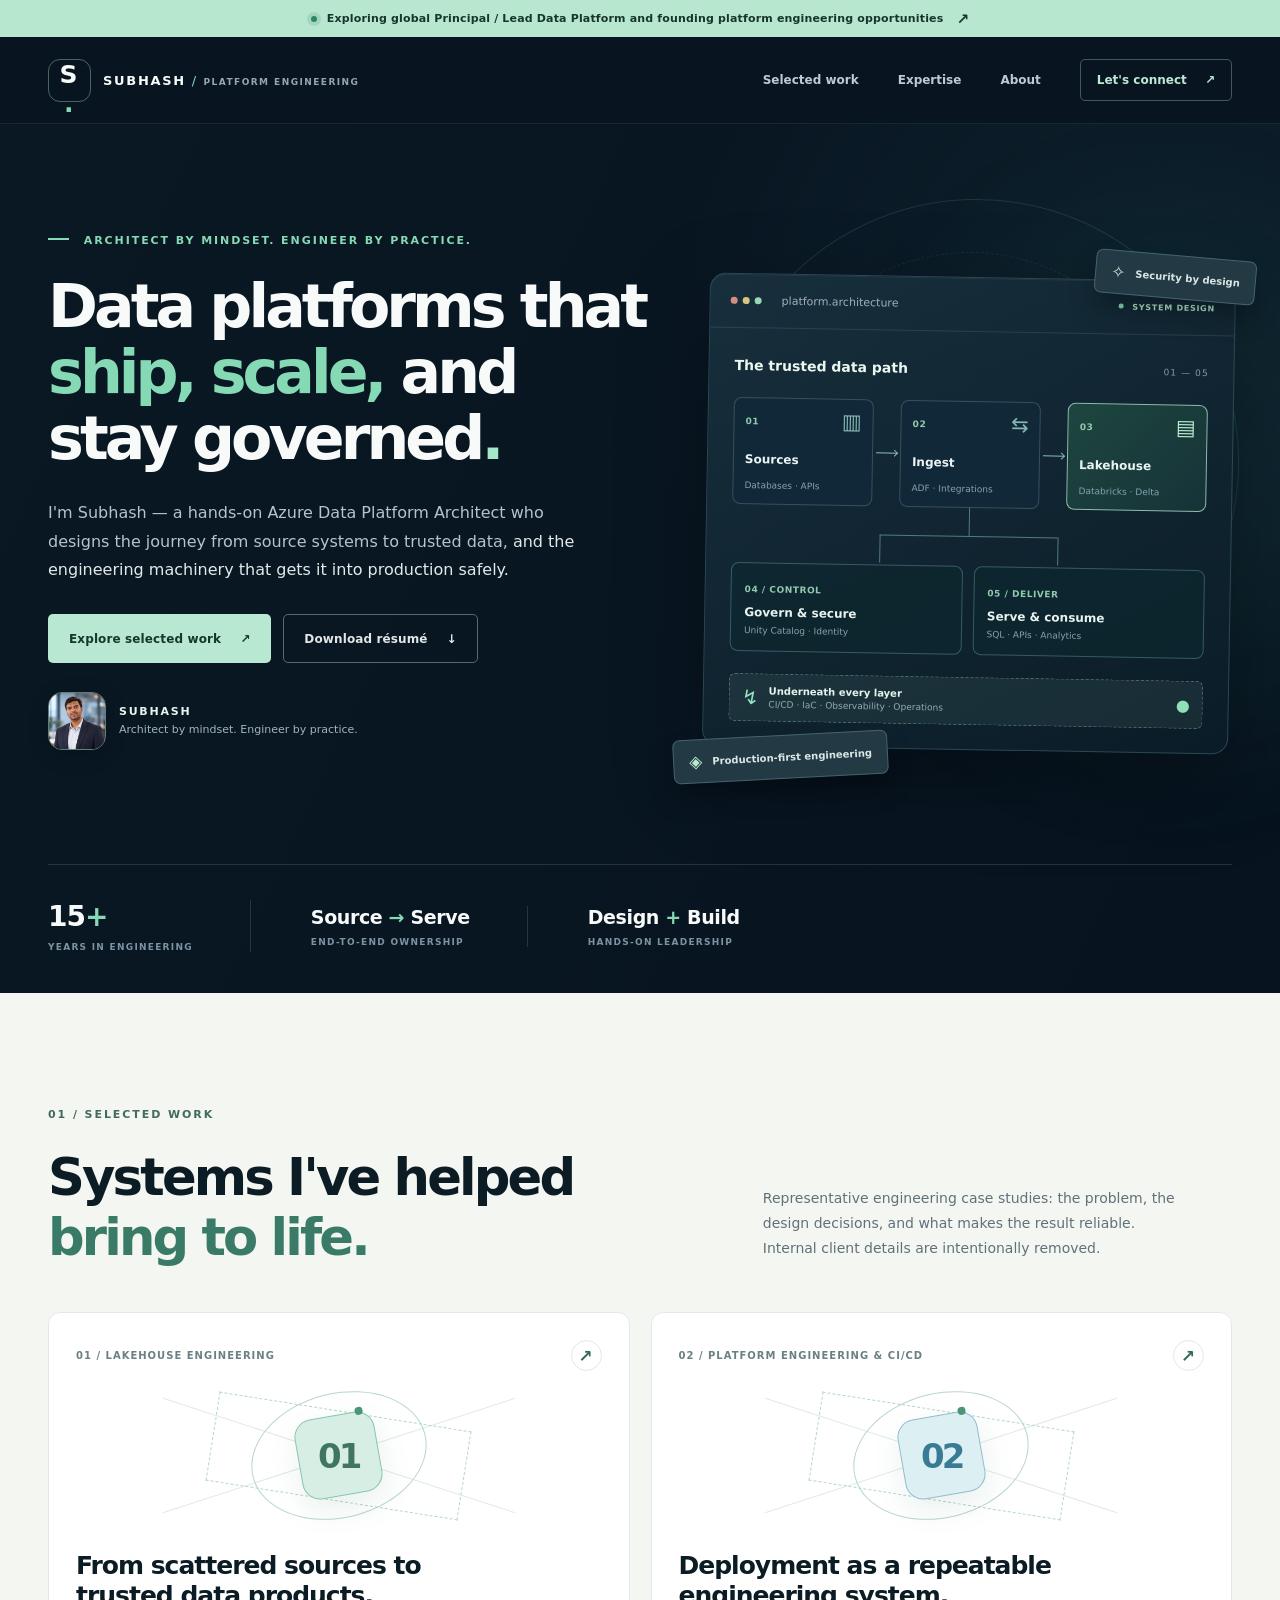
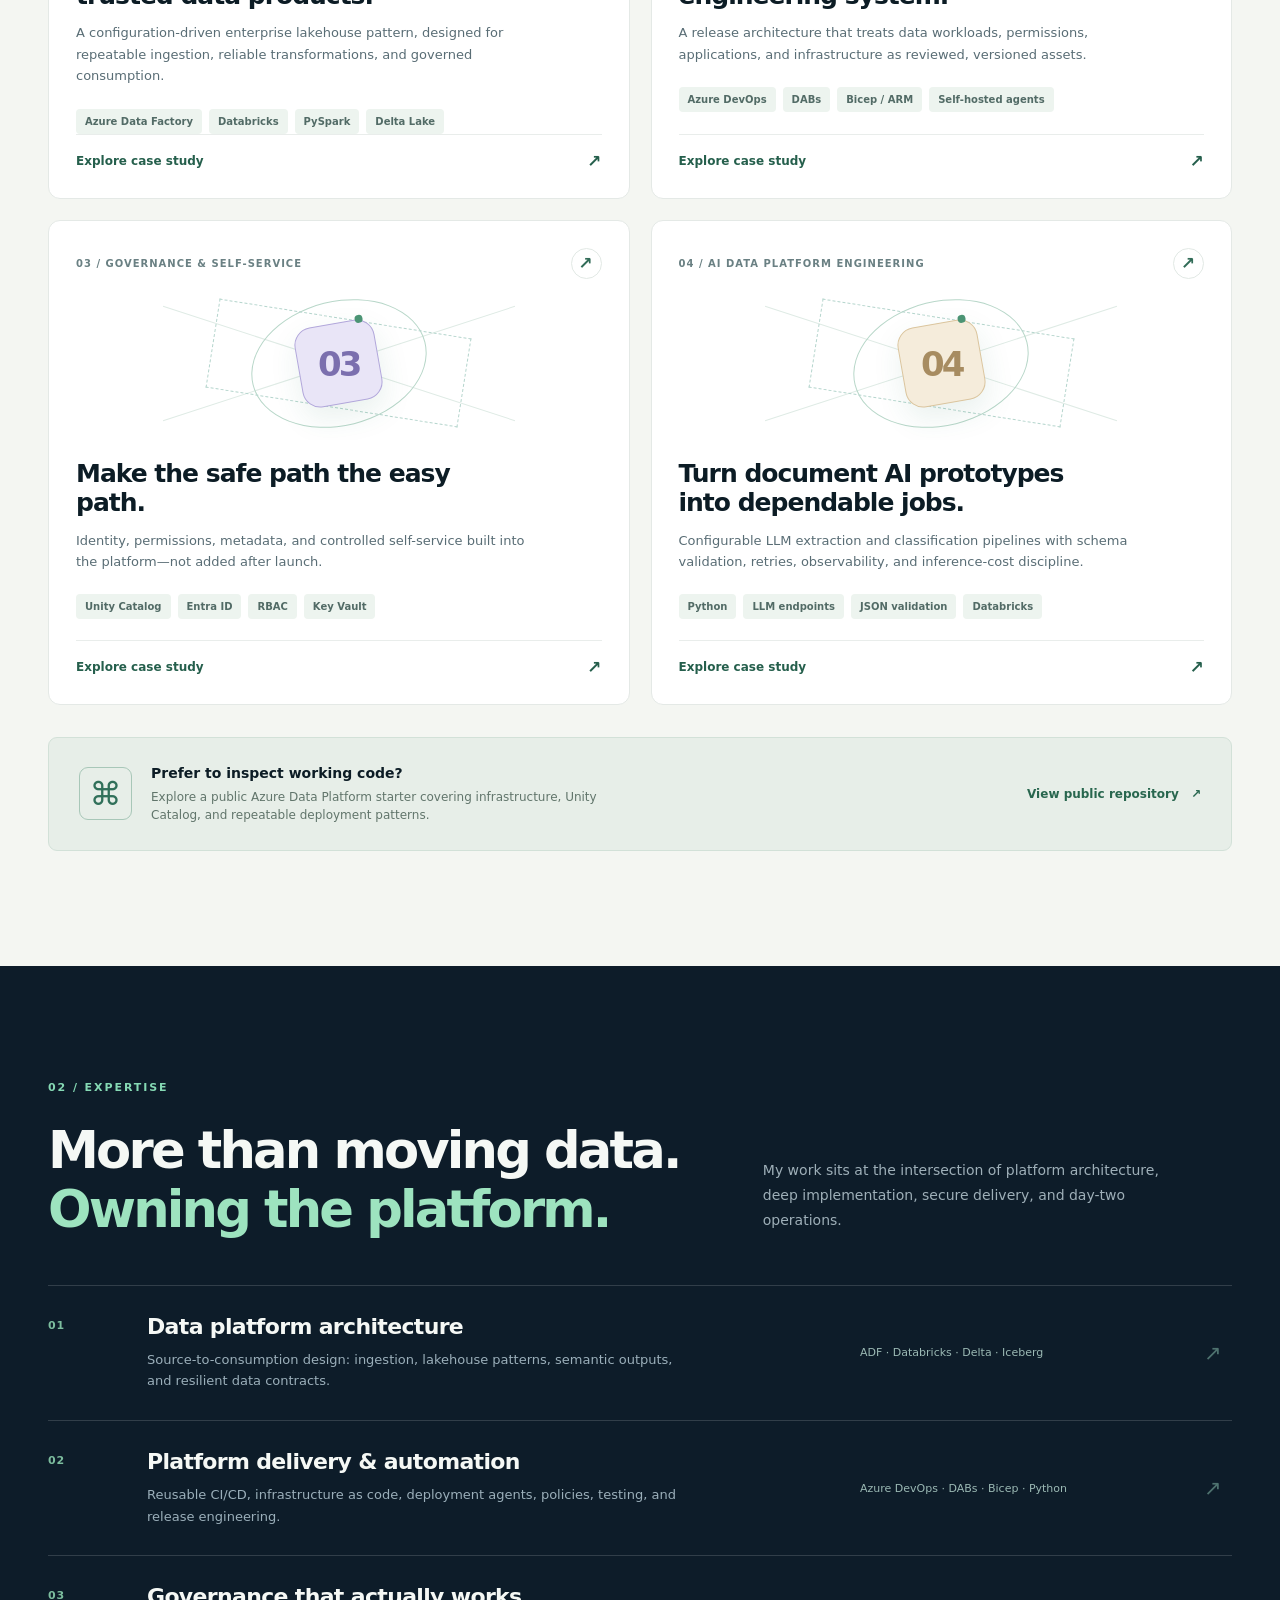
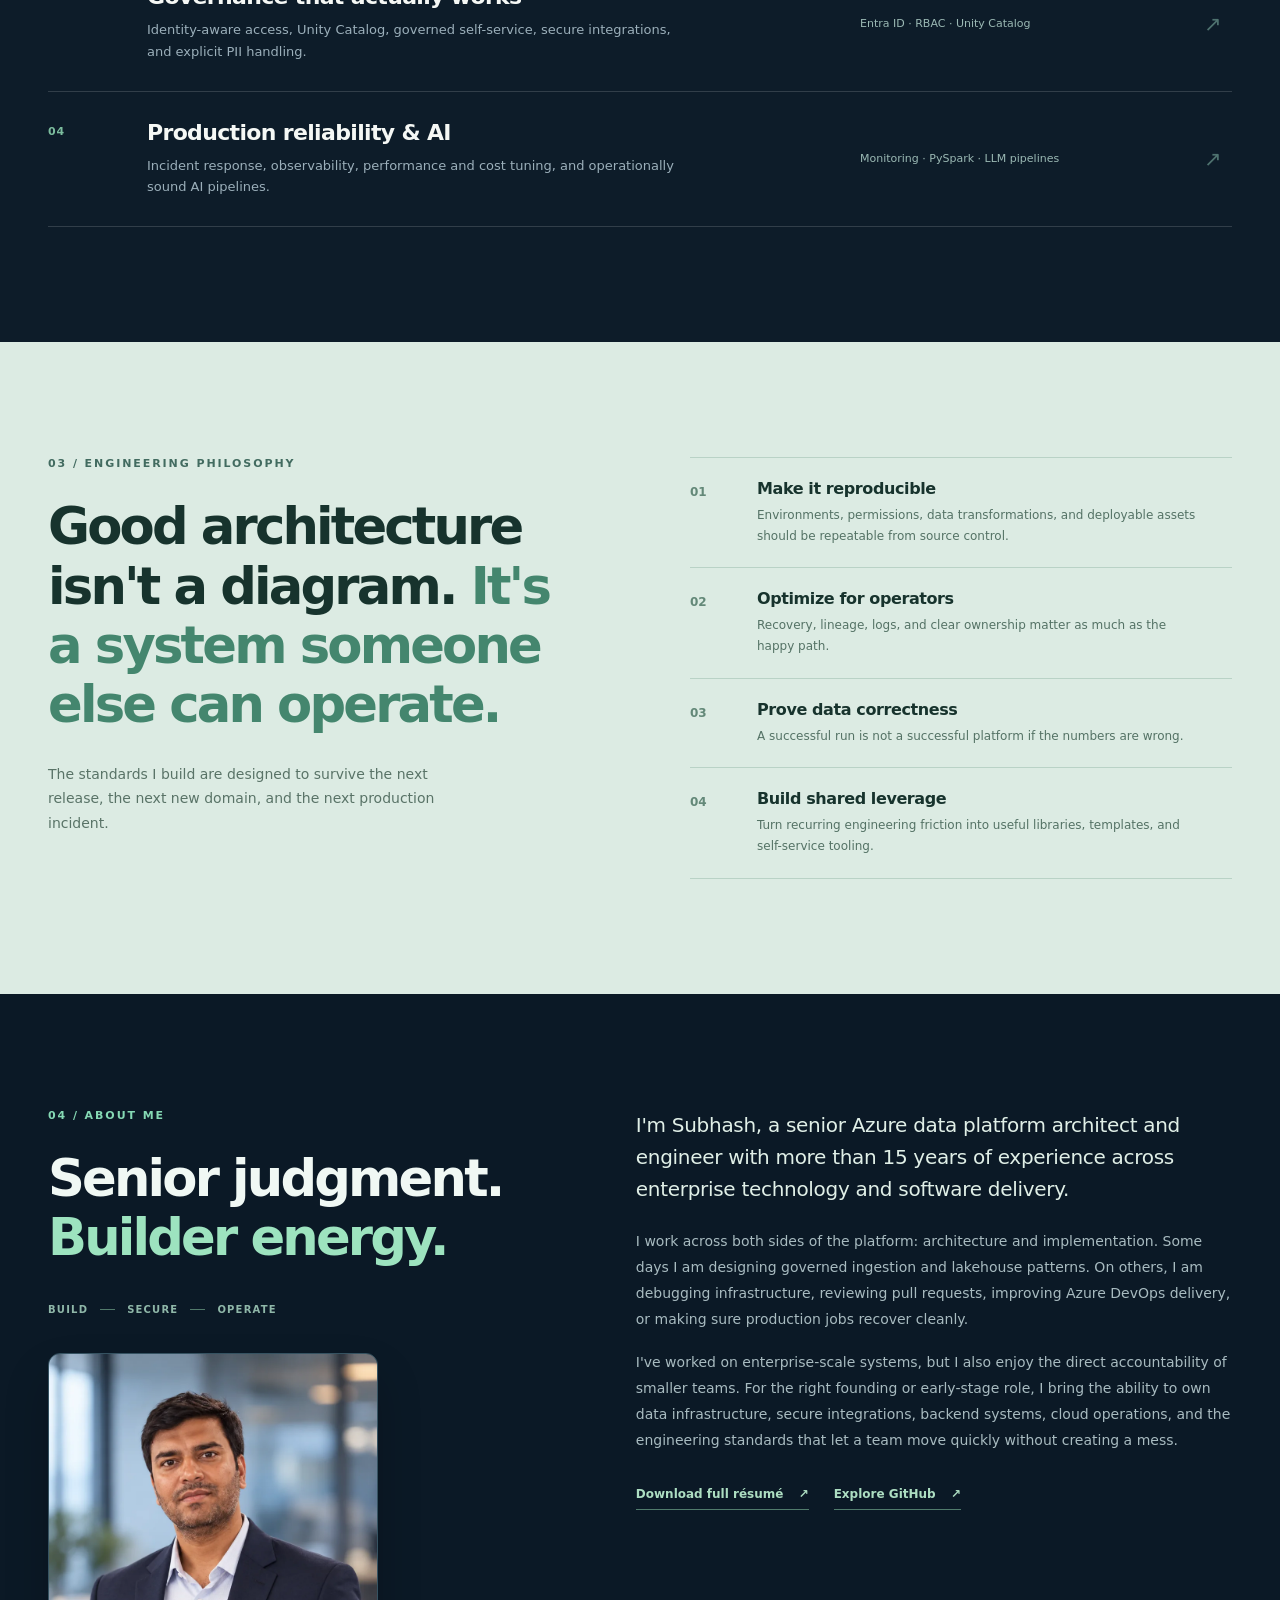
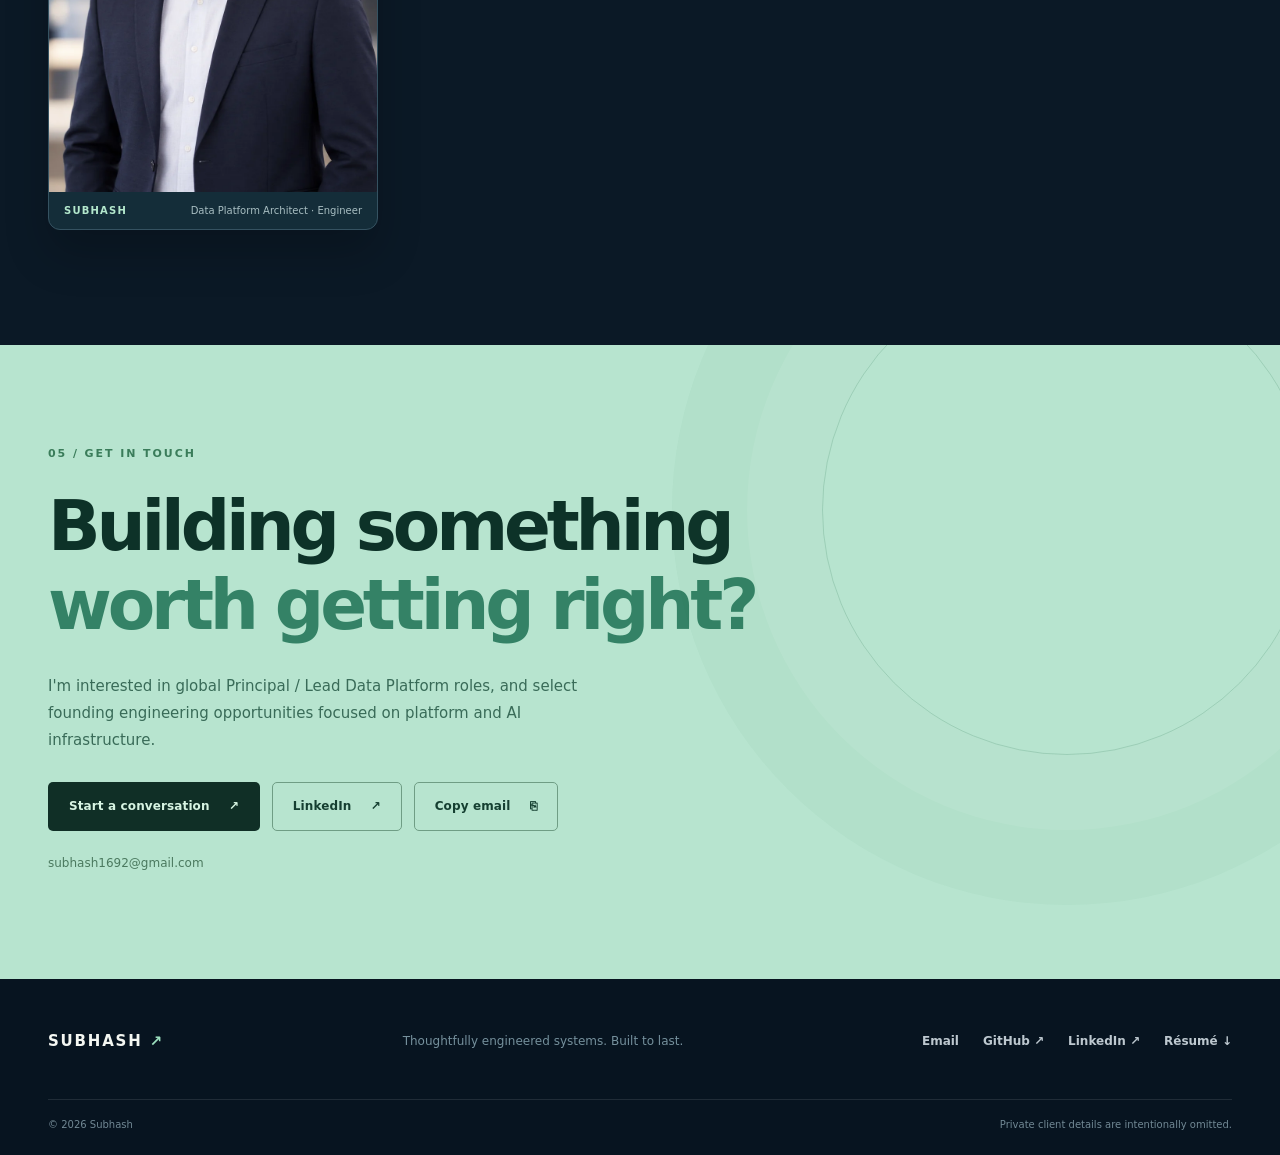
<file: public/index.html>
<!doctype html>
<html lang="en">
<head>
  <meta charset="utf-8">
  <meta name="viewport" content="width=device-width, initial-scale=1">
  <meta name="theme-color" content="#091522">
  <meta name="description" content="Subhash is a hands-on Azure Data Platform Architect and Engineer with 15+ years in enterprise technology, governed lakehouses, platform engineering and production AI workflows.">
  <meta name="author" content="Subhash">
  <meta property="og:type" content="website">
  <meta property="og:title" content="Subhash | Principal / Lead Data Platform Architect">
  <meta property="og:description" content="Subhash is a hands-on Azure Data Platform Architect and Engineer with 15+ years in enterprise technology, governed lakehouses, platform engineering and production AI workflows.">
  <meta property="og:image" content="assets/og-cover.png">
  <meta name="twitter:card" content="summary_large_image">
  <title>Subhash | Principal / Lead Data Platform Architect</title>
  <link rel="icon" type="image/svg+xml" href="assets/favicon.svg">
  <link rel="stylesheet" href="styles.css">
  <script src="script.js" defer></script>
</head>
<body class="home">
  <a href="#main" class="skip-link">Skip to content</a>
  <div class="announcement">
    <div class="container announcement-inner"><span class="status-dot" aria-hidden="true"></span> Exploring global Principal / Lead Data Platform and founding platform engineering opportunities <span class="announce-arrow" aria-hidden="true">↗</span></div>
  </div>
  <header class="site-header" id="top">
    <nav class="container navigation" aria-label="Main navigation">
      <a class="brand" href="index.html" aria-label="Subhash, home"><span class="brand-mark">S<span class="mark-dot">.</span></span><span class="brand-word">SUBHASH<span class="brand-slash"> / </span><span class="brand-descriptor">PLATFORM ENGINEERING</span></span></a>
      <button class="menu-toggle" type="button" aria-label="Open navigation" aria-controls="site-links" aria-expanded="false"><span></span><span></span><span></span></button>
      <div class="nav-links" id="site-links">
        <a href="index.html#work">Selected work</a>
        <a href="index.html#expertise">Expertise</a>
        <a href="index.html#about">About</a>
        <a class="nav-contact" href="index.html#contact">Let's connect <span aria-hidden="true">↗</span></a>
      </div>
    </nav>
  </header>
  <main id="main">
  
<section class="hero-section">
  <div class="hero-glow" aria-hidden="true"></div>
  <div class="container hero-grid">
    <div class="hero-copy">
      <p class="eyebrow"><span class="eyebrow-stroke" aria-hidden="true"></span> ARCHITECT BY MINDSET. ENGINEER BY PRACTICE.</p>
      <h1>Data platforms that <em>ship, scale,</em> and stay governed<span class="h1-period">.</span></h1>
      <p class="hero-description">I'm Subhash — a hands-on Azure Data Platform Architect who designs the journey from source systems to trusted data, <strong>and the engineering machinery that gets it into production safely.</strong></p>
      <div class="hero-actions"><a href="#work" class="button button-primary">Explore selected work <span aria-hidden="true">↗</span></a><a href="assets/Subhash_Data_Platform_Architect_Resume.pdf" class="button button-ghost" download>Download résumé <span aria-hidden="true">↓</span></a></div>
      <div class="hero-identity"><img src="assets/subhash-professional-portrait.webp" alt="Portrait of Subhash" width="58" height="58" fetchpriority="high"><span><strong>SUBHASH</strong><small>Architect by mindset. Engineer by practice.</small></span></div>
    </div>
    <div class="hero-visual" aria-label="Illustrative data platform flow from systems to governed data and analytics">
      <div class="illustration-orbit orbit-one" aria-hidden="true"></div>
      <div class="illustration-orbit orbit-two" aria-hidden="true"></div>
      <div class="system-card">
        <div class="system-card-top"><div class="window-dots" aria-hidden="true"><i></i><i></i><i></i></div><span>platform.architecture</span><span class="system-live"><span></span> SYSTEM DESIGN</span></div>
        <div class="system-content">
          <div class="system-header"><span class="system-heading">The trusted data path</span><span class="system-code">01 — 05</span></div>
          <div class="pipeline-nodes">
            <div class="pipeline-node"><div class="node-topline"><span class="node-num">01</span><span class="node-icon">▥</span></div><strong>Sources</strong><small>Databases · APIs</small></div>
            <div class="node-connector" aria-hidden="true"><span></span></div>
            <div class="pipeline-node"><div class="node-topline"><span class="node-num">02</span><span class="node-icon">⇆</span></div><strong>Ingest</strong><small>ADF · Integrations</small></div>
            <div class="node-connector" aria-hidden="true"><span></span></div>
            <div class="pipeline-node node-highlight"><div class="node-topline"><span class="node-num">03</span><span class="node-icon">▤</span></div><strong>Lakehouse</strong><small>Databricks · Delta</small></div>
          </div>
          <div class="pipeline-branch" aria-hidden="true"><div class="branch-vertical"></div><div class="branch-horizontal"></div><div class="branch-left"></div><div class="branch-right"></div></div>
          <div class="pipeline-bottom">
            <div class="pipeline-outcome"><span class="node-num">04 / CONTROL</span><strong>Govern & secure</strong><small>Unity Catalog · Identity</small></div>
            <div class="pipeline-outcome"><span class="node-num">05 / DELIVER</span><strong>Serve & consume</strong><small>SQL · APIs · Analytics</small></div>
          </div>
          <div class="system-deployment"><span class="system-deploy-icon">↯</span><span><strong>Underneath every layer</strong><small>CI/CD · IaC · Observability · Operations</small></span><span class="system-deploy-status">●</span></div>
        </div>
      </div>
      <div class="float-badge badge-top"><span class="badge-icon">✧</span><span>Security by design</span></div>
      <div class="float-badge badge-bottom"><span class="badge-icon">◈</span><span>Production-first engineering</span></div>
    </div>
  </div>
  <div class="container hero-summary">
    <div class="summary-item"><span class="summary-value">15<span>+</span></span><span class="summary-label">YEARS IN ENGINEERING</span></div>
    <div class="summary-item"><span class="summary-value summary-words">Source <span>→</span> Serve</span><span class="summary-label">END-TO-END OWNERSHIP</span></div>
    <div class="summary-item"><span class="summary-value summary-words">Design <span>+</span> Build</span><span class="summary-label">HANDS-ON LEADERSHIP</span></div>
  </div>
</section>

<section class="section work-section" id="work">
  <div class="container">
    <div class="section-heading split-heading"><div><p class="eyebrow eyebrow-dark">01 / SELECTED WORK</p><h2>Systems I've helped <em>bring to life.</em></h2></div><div class="section-intro"><p>Representative engineering case studies: the problem, the design decisions, and what makes the result reliable. Internal client details are intentionally removed.</p></div></div>
    <div class="work-grid">
      
      <a class="work-card work-card-mint" href="work/enterprise-lakehouse.html" aria-label="Read case study: From scattered sources to trusted data products.">
        <div class="work-card-top"><span>01 / LAKEHOUSE ENGINEERING</span><span class="work-card-arrow" aria-hidden="true">↗</span></div>
        <div class="work-card-graphic graphic-mint" aria-hidden="true">
          <div class="graphic-core"><span>01</span><i></i></div>
          <div class="graphic-line graphic-line-one"></div><div class="graphic-line graphic-line-two"></div><div class="graphic-ring"></div><div class="graphic-square"></div>
        </div>
        <div class="work-card-content"><h3>From scattered sources to trusted data products.</h3><p>A configuration-driven enterprise lakehouse pattern, designed for repeatable ingestion, reliable transformations, and governed consumption.</p><div class="work-chips"><span>Azure Data Factory</span><span>Databricks</span><span>PySpark</span><span>Delta Lake</span></div></div>
        <div class="work-card-link">Explore case study <span aria-hidden="true">↗</span></div>
      </a>
      
      <a class="work-card work-card-blue" href="work/deployment-engineering.html" aria-label="Read case study: Deployment as a repeatable engineering system.">
        <div class="work-card-top"><span>02 / PLATFORM ENGINEERING &amp; CI/CD</span><span class="work-card-arrow" aria-hidden="true">↗</span></div>
        <div class="work-card-graphic graphic-blue" aria-hidden="true">
          <div class="graphic-core"><span>02</span><i></i></div>
          <div class="graphic-line graphic-line-one"></div><div class="graphic-line graphic-line-two"></div><div class="graphic-ring"></div><div class="graphic-square"></div>
        </div>
        <div class="work-card-content"><h3>Deployment as a repeatable engineering system.</h3><p>A release architecture that treats data workloads, permissions, applications, and infrastructure as reviewed, versioned assets.</p><div class="work-chips"><span>Azure DevOps</span><span>DABs</span><span>Bicep / ARM</span><span>Self-hosted agents</span></div></div>
        <div class="work-card-link">Explore case study <span aria-hidden="true">↗</span></div>
      </a>
      
      <a class="work-card work-card-violet" href="work/governance-access.html" aria-label="Read case study: Make the safe path the easy path.">
        <div class="work-card-top"><span>03 / GOVERNANCE &amp; SELF-SERVICE</span><span class="work-card-arrow" aria-hidden="true">↗</span></div>
        <div class="work-card-graphic graphic-violet" aria-hidden="true">
          <div class="graphic-core"><span>03</span><i></i></div>
          <div class="graphic-line graphic-line-one"></div><div class="graphic-line graphic-line-two"></div><div class="graphic-ring"></div><div class="graphic-square"></div>
        </div>
        <div class="work-card-content"><h3>Make the safe path the easy path.</h3><p>Identity, permissions, metadata, and controlled self-service built into the platform—not added after launch.</p><div class="work-chips"><span>Unity Catalog</span><span>Entra ID</span><span>RBAC</span><span>Key Vault</span></div></div>
        <div class="work-card-link">Explore case study <span aria-hidden="true">↗</span></div>
      </a>
      
      <a class="work-card work-card-amber" href="work/production-genai.html" aria-label="Read case study: Turn document AI prototypes into dependable jobs.">
        <div class="work-card-top"><span>04 / AI DATA PLATFORM ENGINEERING</span><span class="work-card-arrow" aria-hidden="true">↗</span></div>
        <div class="work-card-graphic graphic-amber" aria-hidden="true">
          <div class="graphic-core"><span>04</span><i></i></div>
          <div class="graphic-line graphic-line-one"></div><div class="graphic-line graphic-line-two"></div><div class="graphic-ring"></div><div class="graphic-square"></div>
        </div>
        <div class="work-card-content"><h3>Turn document AI prototypes into dependable jobs.</h3><p>Configurable LLM extraction and classification pipelines with schema validation, retries, observability, and inference-cost discipline.</p><div class="work-chips"><span>Python</span><span>LLM endpoints</span><span>JSON validation</span><span>Databricks</span></div></div>
        <div class="work-card-link">Explore case study <span aria-hidden="true">↗</span></div>
      </a>
      
    </div>
    <div class="github-strip"><div><span class="strip-symbol">⌘</span><div><strong>Prefer to inspect working code?</strong><p>Explore a public Azure Data Platform starter covering infrastructure, Unity Catalog, and repeatable deployment patterns.</p></div></div><a href="https://github.com/subhash1692/azde-tfinfra-prj-template" target="_blank" rel="noopener noreferrer">View public repository <span aria-hidden="true">↗</span></a></div>
  </div>
</section>

<section class="section expertise-section" id="expertise">
  <div class="container">
    <div class="section-heading split-heading"><div><p class="eyebrow">02 / EXPERTISE</p><h2>More than moving data.<br><em>Owning the platform.</em></h2></div><div class="section-intro"><p>My work sits at the intersection of platform architecture, deep implementation, secure delivery, and day-two operations.</p></div></div>
    <div class="capability-list">
      
      <article class="capability-row"><span class="capability-num">01</span><div><h3>Data platform architecture</h3><p>Source-to-consumption design: ingestion, lakehouse patterns, semantic outputs, and resilient data contracts.</p></div><span class="capability-tags">ADF · Databricks · Delta · Iceberg</span><span class="capability-sigil" aria-hidden="true">↗</span></article>
      
      <article class="capability-row"><span class="capability-num">02</span><div><h3>Platform delivery &amp; automation</h3><p>Reusable CI/CD, infrastructure as code, deployment agents, policies, testing, and release engineering.</p></div><span class="capability-tags">Azure DevOps · DABs · Bicep · Python</span><span class="capability-sigil" aria-hidden="true">↗</span></article>
      
      <article class="capability-row"><span class="capability-num">03</span><div><h3>Governance that actually works</h3><p>Identity-aware access, Unity Catalog, governed self-service, secure integrations, and explicit PII handling.</p></div><span class="capability-tags">Entra ID · RBAC · Unity Catalog</span><span class="capability-sigil" aria-hidden="true">↗</span></article>
      
      <article class="capability-row"><span class="capability-num">04</span><div><h3>Production reliability &amp; AI</h3><p>Incident response, observability, performance and cost tuning, and operationally sound AI pipelines.</p></div><span class="capability-tags">Monitoring · PySpark · LLM pipelines</span><span class="capability-sigil" aria-hidden="true">↗</span></article>
      
    </div>
  </div>
</section>

<section class="section philosophy-section">
  <div class="container philosophy-grid">
    <div class="philosophy-statement"><p class="eyebrow eyebrow-dark">03 / ENGINEERING PHILOSOPHY</p><h2>Good architecture isn't a diagram. <em>It's a system someone else can operate.</em></h2><p>The standards I build are designed to survive the next release, the next new domain, and the next production incident.</p></div>
    <div class="principle-list"><div class="principle"><span>01</span><div><h3>Make it reproducible</h3><p>Environments, permissions, data transformations, and deployable assets should be repeatable from source control.</p></div></div><div class="principle"><span>02</span><div><h3>Optimize for operators</h3><p>Recovery, lineage, logs, and clear ownership matter as much as the happy path.</p></div></div><div class="principle"><span>03</span><div><h3>Prove data correctness</h3><p>A successful run is not a successful platform if the numbers are wrong.</p></div></div><div class="principle"><span>04</span><div><h3>Build shared leverage</h3><p>Turn recurring engineering friction into useful libraries, templates, and self-service tooling.</p></div></div></div>
  </div>
</section>

<section class="section about-section" id="about">
  <div class="container about-grid"><div><p class="eyebrow">04 / ABOUT ME</p><h2>Senior judgment.<br><em>Builder energy.</em></h2><div class="about-marker"><span>BUILD</span><i></i><span>SECURE</span><i></i><span>OPERATE</span></div><figure class="about-portrait"><img src="assets/subhash-professional-portrait.webp" alt="Subhash, Azure data platform architect and engineer" width="840" height="1120" loading="lazy"><figcaption>SUBHASH <span>Data Platform Architect · Engineer</span></figcaption></figure></div><div class="about-text"><p class="about-lead">I'm Subhash, a senior Azure data platform architect and engineer with more than 15 years of experience across enterprise technology and software delivery.</p><p>I work across both sides of the platform: architecture and implementation. Some days I am designing governed ingestion and lakehouse patterns. On others, I am debugging infrastructure, reviewing pull requests, improving Azure DevOps delivery, or making sure production jobs recover cleanly.</p><p>I've worked on enterprise-scale systems, but I also enjoy the direct accountability of smaller teams. For the right founding or early-stage role, I bring the ability to own data infrastructure, secure integrations, backend systems, cloud operations, and the engineering standards that let a team move quickly without creating a mess.</p><div class="about-linkrow"><a href="assets/Subhash_Data_Platform_Architect_Resume.pdf" class="text-link" download>Download full résumé <span aria-hidden="true">↗</span></a><a href="https://github.com/subhash1692" class="text-link" target="_blank" rel="noopener noreferrer">Explore GitHub <span aria-hidden="true">↗</span></a></div></div></div>
</section>

<section class="contact-section" id="contact">
  <div class="container contact-inner"><div class="contact-halo" aria-hidden="true"></div><p class="eyebrow">05 / GET IN TOUCH</p><h2>Building something <em>worth getting right?</em></h2><p>I'm interested in global Principal / Lead Data Platform roles, and select founding engineering opportunities focused on platform and AI infrastructure.</p><div class="contact-buttons"><a class="button button-dark" href="mailto:subhash1692@gmail.com?subject=Let's%20talk%20about%20platform%20engineering">Start a conversation <span aria-hidden="true">↗</span></a><a class="button button-outline" href="https://www.linkedin.com/in/subhash-subhash-78b2a236/" target="_blank" rel="noopener noreferrer">LinkedIn <span aria-hidden="true">↗</span></a><button class="button button-outline" type="button" data-copy-email="subhash1692@gmail.com">Copy email <span aria-hidden="true">⎘</span></button></div><span class="contact-email">subhash1692@gmail.com</span></div>
</section>

  </main>
  <footer class="site-footer">
    <div class="container footer-content">
      <a class="footer-brand" href="index.html">SUBHASH <span>↗</span></a>
      <p>Thoughtfully engineered systems. Built to last.</p>
      <div class="footer-links">
        <a href="mailto:subhash1692@gmail.com">Email</a>
        <a href="https://github.com/subhash1692" target="_blank" rel="noopener noreferrer">GitHub <span aria-hidden="true">↗</span></a>
        <a href="https://www.linkedin.com/in/subhash-subhash-78b2a236/" target="_blank" rel="noopener noreferrer">LinkedIn <span aria-hidden="true">↗</span></a>
        <a href="assets/Subhash_Data_Platform_Architect_Resume.pdf" download>Résumé ↓</a>
      </div>
    </div>
    <div class="container footer-meta"><span>© <span id="year">2026</span> Subhash</span><span>Private client details are intentionally omitted.</span></div>
  </footer>
</body>
</html>
</file>
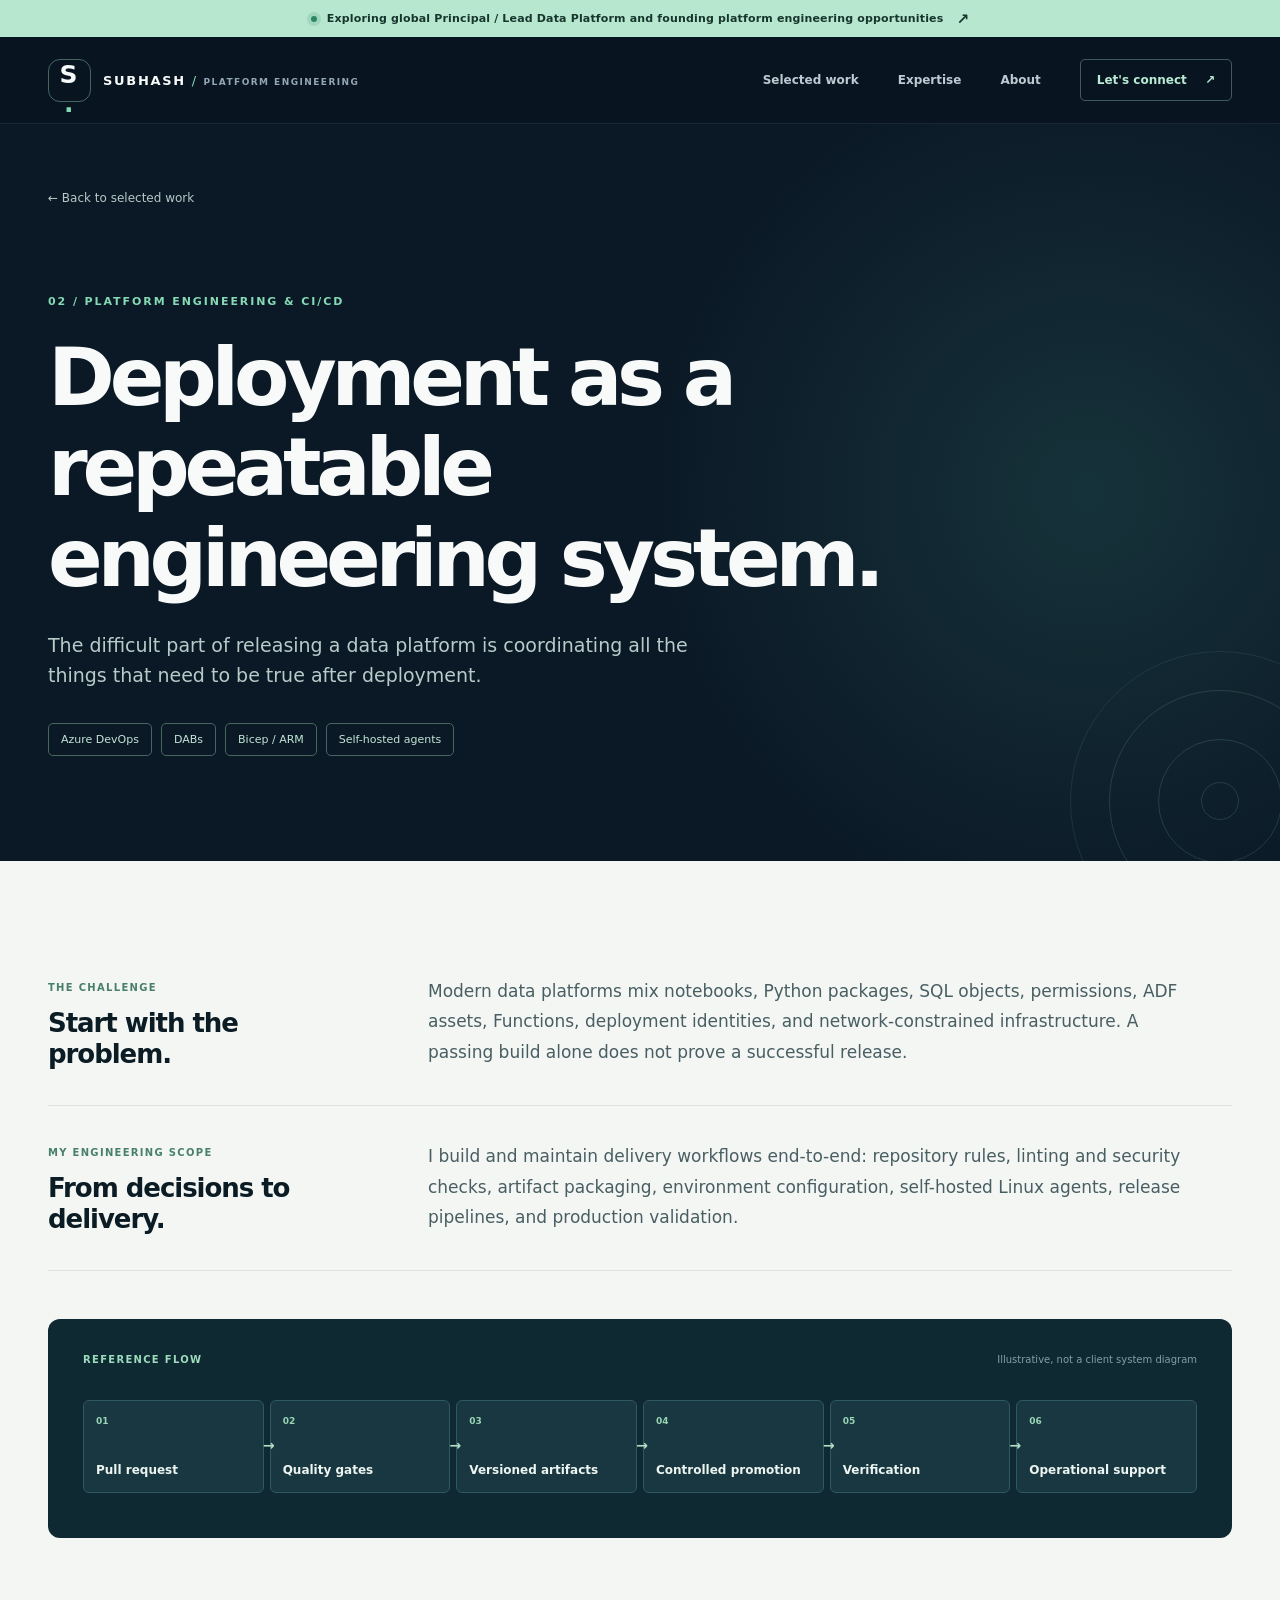
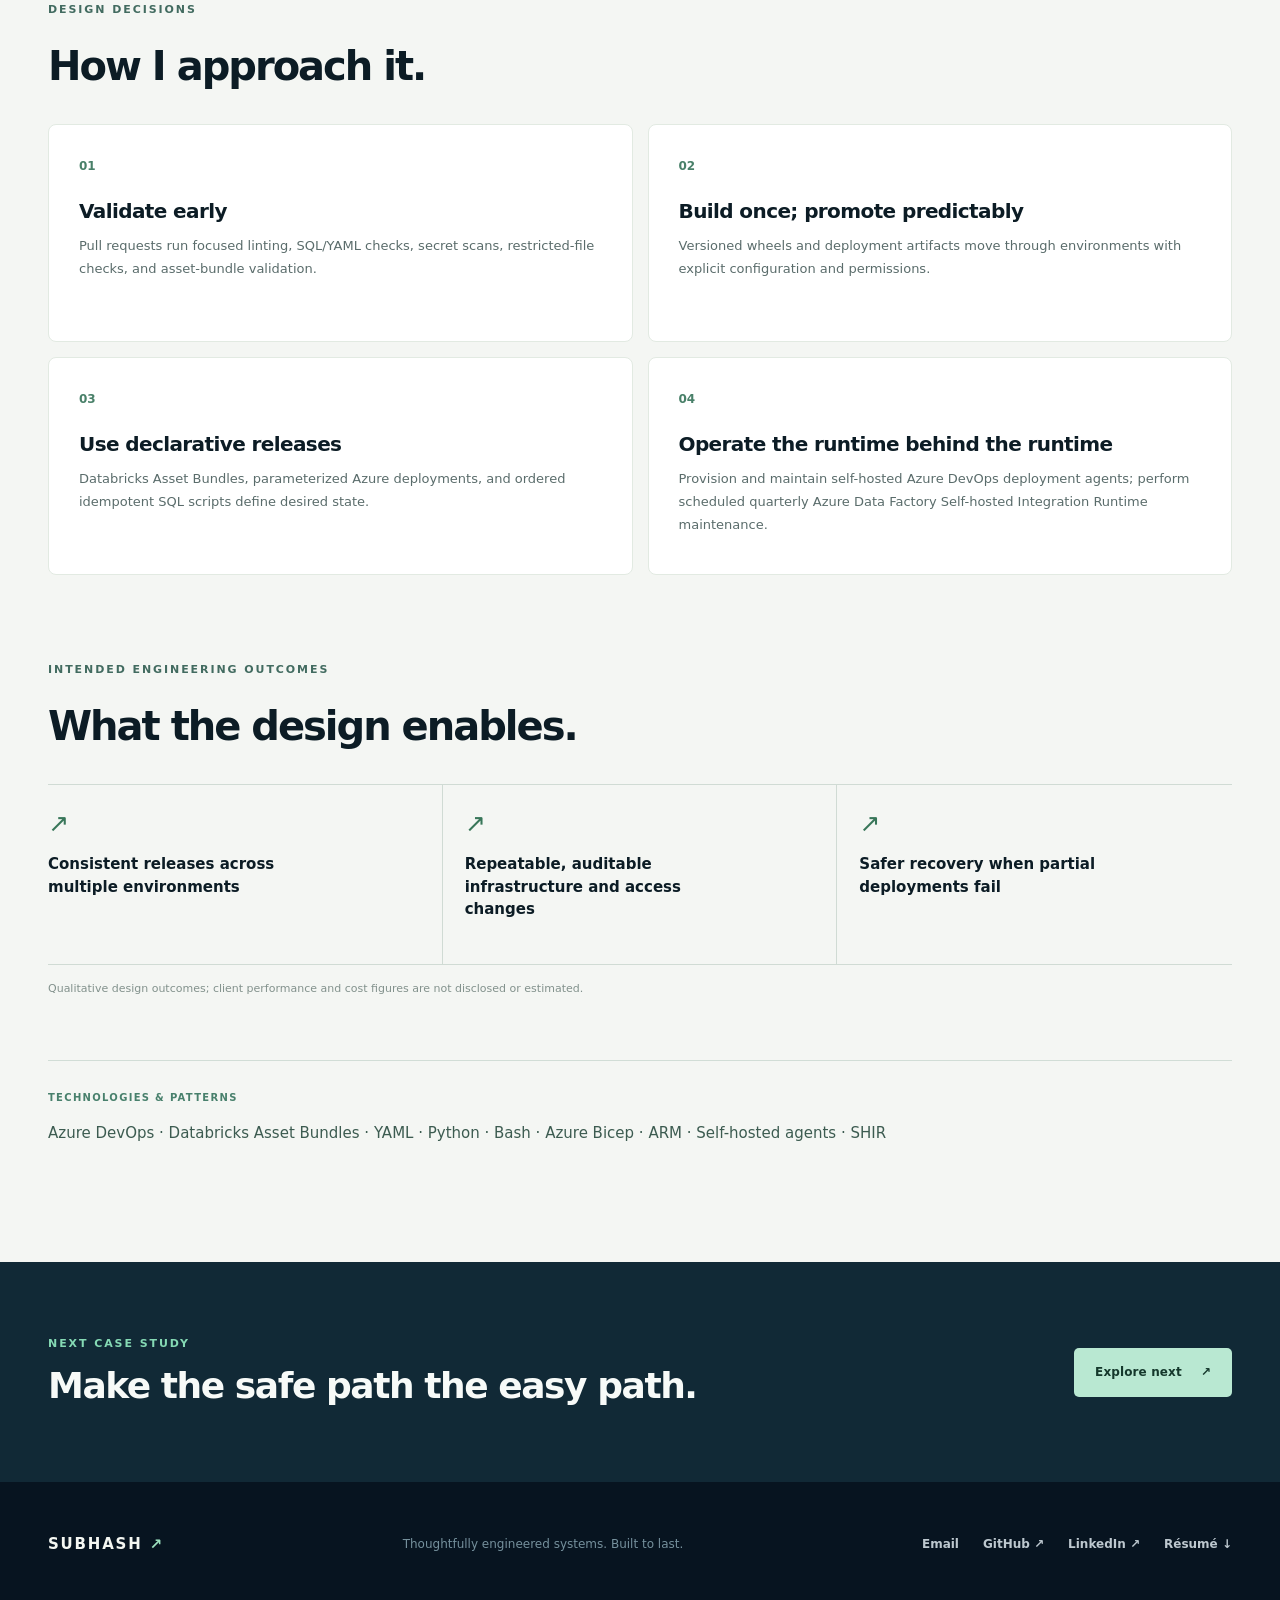
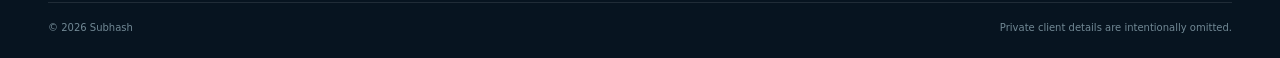
<file: public/work/deployment-engineering.html>
<!doctype html>
<html lang="en">
<head>
  <meta charset="utf-8">
  <meta name="viewport" content="width=device-width, initial-scale=1">
  <meta name="theme-color" content="#091522">
  <meta name="description" content="A release architecture that treats data workloads, permissions, applications, and infrastructure as reviewed, versioned assets.">
  <meta name="author" content="Subhash">
  <meta property="og:type" content="website">
  <meta property="og:title" content="Deployment as a repeatable engineering system. | Subhash">
  <meta property="og:description" content="A release architecture that treats data workloads, permissions, applications, and infrastructure as reviewed, versioned assets.">
  <meta property="og:image" content="../assets/og-cover.png">
  <meta name="twitter:card" content="summary_large_image">
  <title>Deployment as a repeatable engineering system. | Subhash</title>
  <link rel="icon" type="image/svg+xml" href="../assets/favicon.svg">
  <link rel="stylesheet" href="../styles.css">
  <script src="../script.js" defer></script>
</head>
<body class="case-page">
  <a href="#main" class="skip-link">Skip to content</a>
  <div class="announcement">
    <div class="container announcement-inner"><span class="status-dot" aria-hidden="true"></span> Exploring global Principal / Lead Data Platform and founding platform engineering opportunities <span class="announce-arrow" aria-hidden="true">↗</span></div>
  </div>
  <header class="site-header" id="top">
    <nav class="container navigation" aria-label="Main navigation">
      <a class="brand" href="../index.html" aria-label="Subhash, home"><span class="brand-mark">S<span class="mark-dot">.</span></span><span class="brand-word">SUBHASH<span class="brand-slash"> / </span><span class="brand-descriptor">PLATFORM ENGINEERING</span></span></a>
      <button class="menu-toggle" type="button" aria-label="Open navigation" aria-controls="site-links" aria-expanded="false"><span></span><span></span><span></span></button>
      <div class="nav-links" id="site-links">
        <a href="../index.html#work">Selected work</a>
        <a href="../index.html#expertise">Expertise</a>
        <a href="../index.html#about">About</a>
        <a class="nav-contact" href="../index.html#contact">Let's connect <span aria-hidden="true">↗</span></a>
      </div>
    </nav>
  </header>
  <main id="main">
  
<section class="case-hero">
  <div class="container"><a class="back-link" href="../index.html#work">← Back to selected work</a><p class="eyebrow">02 / PLATFORM ENGINEERING &amp; CI/CD</p><h1>Deployment as a repeatable engineering system.</h1><p class="case-subtitle">The difficult part of releasing a data platform is coordinating all the things that need to be true after deployment.</p><div class="case-tags"><span>Azure DevOps</span><span>DABs</span><span>Bicep / ARM</span><span>Self-hosted agents</span></div></div>
  <div class="case-hero-decoration" aria-hidden="true"><span></span><span></span><span></span></div>
</section>
<section class="section case-body">
  <div class="container case-layout"><div class="case-sidebar"><span class="case-side-label">THE CHALLENGE</span><h2>Start with the problem.</h2></div><div class="case-prose"><p>Modern data platforms mix notebooks, Python packages, SQL objects, permissions, ADF assets, Functions, deployment identities, and network-constrained infrastructure. A passing build alone does not prove a successful release.</p></div></div>
  <div class="container case-layout"><div class="case-sidebar"><span class="case-side-label">MY ENGINEERING SCOPE</span><h2>From decisions to delivery.</h2></div><div class="case-prose"><p>I build and maintain delivery workflows end-to-end: repository rules, linting and security checks, artifact packaging, environment configuration, self-hosted Linux agents, release pipelines, and production validation.</p></div></div>
  <div class="container case-architecture"><div class="case-architecture-title"><span>REFERENCE FLOW</span><span>Illustrative, not a client system diagram</span></div><ol class="architecture-steps"><li><span>01</span>Pull request</li><li><span>02</span>Quality gates</li><li><span>03</span>Versioned artifacts</li><li><span>04</span>Controlled promotion</li><li><span>05</span>Verification</li><li><span>06</span>Operational support</li></ol></div>
  <div class="container case-approach"><p class="eyebrow eyebrow-dark">DESIGN DECISIONS</p><h2>How I approach it.</h2><div class="decision-grid"><div class="decision"><span class="decision-index">01</span><h3>Validate early</h3><p>Pull requests run focused linting, SQL/YAML checks, secret scans, restricted-file checks, and asset-bundle validation.</p></div><div class="decision"><span class="decision-index">02</span><h3>Build once; promote predictably</h3><p>Versioned wheels and deployment artifacts move through environments with explicit configuration and permissions.</p></div><div class="decision"><span class="decision-index">03</span><h3>Use declarative releases</h3><p>Databricks Asset Bundles, parameterized Azure deployments, and ordered idempotent SQL scripts define desired state.</p></div><div class="decision"><span class="decision-index">04</span><h3>Operate the runtime behind the runtime</h3><p>Provision and maintain self-hosted Azure DevOps deployment agents; perform scheduled quarterly Azure Data Factory Self-hosted Integration Runtime maintenance.</p></div></div></div>
  <div class="container case-outcomes"><p class="eyebrow eyebrow-dark">INTENDED ENGINEERING OUTCOMES</p><h2>What the design enables.</h2><div class="outcome-list"><div><span aria-hidden="true">↗</span><p>Consistent releases across multiple environments</p></div><div><span aria-hidden="true">↗</span><p>Repeatable, auditable infrastructure and access changes</p></div><div><span aria-hidden="true">↗</span><p>Safer recovery when partial deployments fail</p></div></div><p class="outcome-note">Qualitative design outcomes; client performance and cost figures are not disclosed or estimated.</p></div>
  <div class="container case-stack"><span>TECHNOLOGIES & PATTERNS</span><p>Azure DevOps · Databricks Asset Bundles · YAML · Python · Bash · Azure Bicep · ARM · Self-hosted agents · SHIR</p></div>
</section>
<section class="next-work"><div class="container next-work-content"><div><p class="eyebrow">NEXT CASE STUDY</p><h2>Make the safe path the easy path.</h2></div><a href="governance-access.html" class="button button-primary">Explore next <span aria-hidden="true">↗</span></a></div></section>

  </main>
  <footer class="site-footer">
    <div class="container footer-content">
      <a class="footer-brand" href="../index.html">SUBHASH <span>↗</span></a>
      <p>Thoughtfully engineered systems. Built to last.</p>
      <div class="footer-links">
        <a href="mailto:subhash1692@gmail.com">Email</a>
        <a href="https://github.com/subhash1692" target="_blank" rel="noopener noreferrer">GitHub <span aria-hidden="true">↗</span></a>
        <a href="https://www.linkedin.com/in/subhash-subhash-78b2a236/" target="_blank" rel="noopener noreferrer">LinkedIn <span aria-hidden="true">↗</span></a>
        <a href="../assets/Subhash_Data_Platform_Architect_Resume.pdf" download>Résumé ↓</a>
      </div>
    </div>
    <div class="container footer-meta"><span>© <span id="year">2026</span> Subhash</span><span>Private client details are intentionally omitted.</span></div>
  </footer>
</body>
</html>
</file>
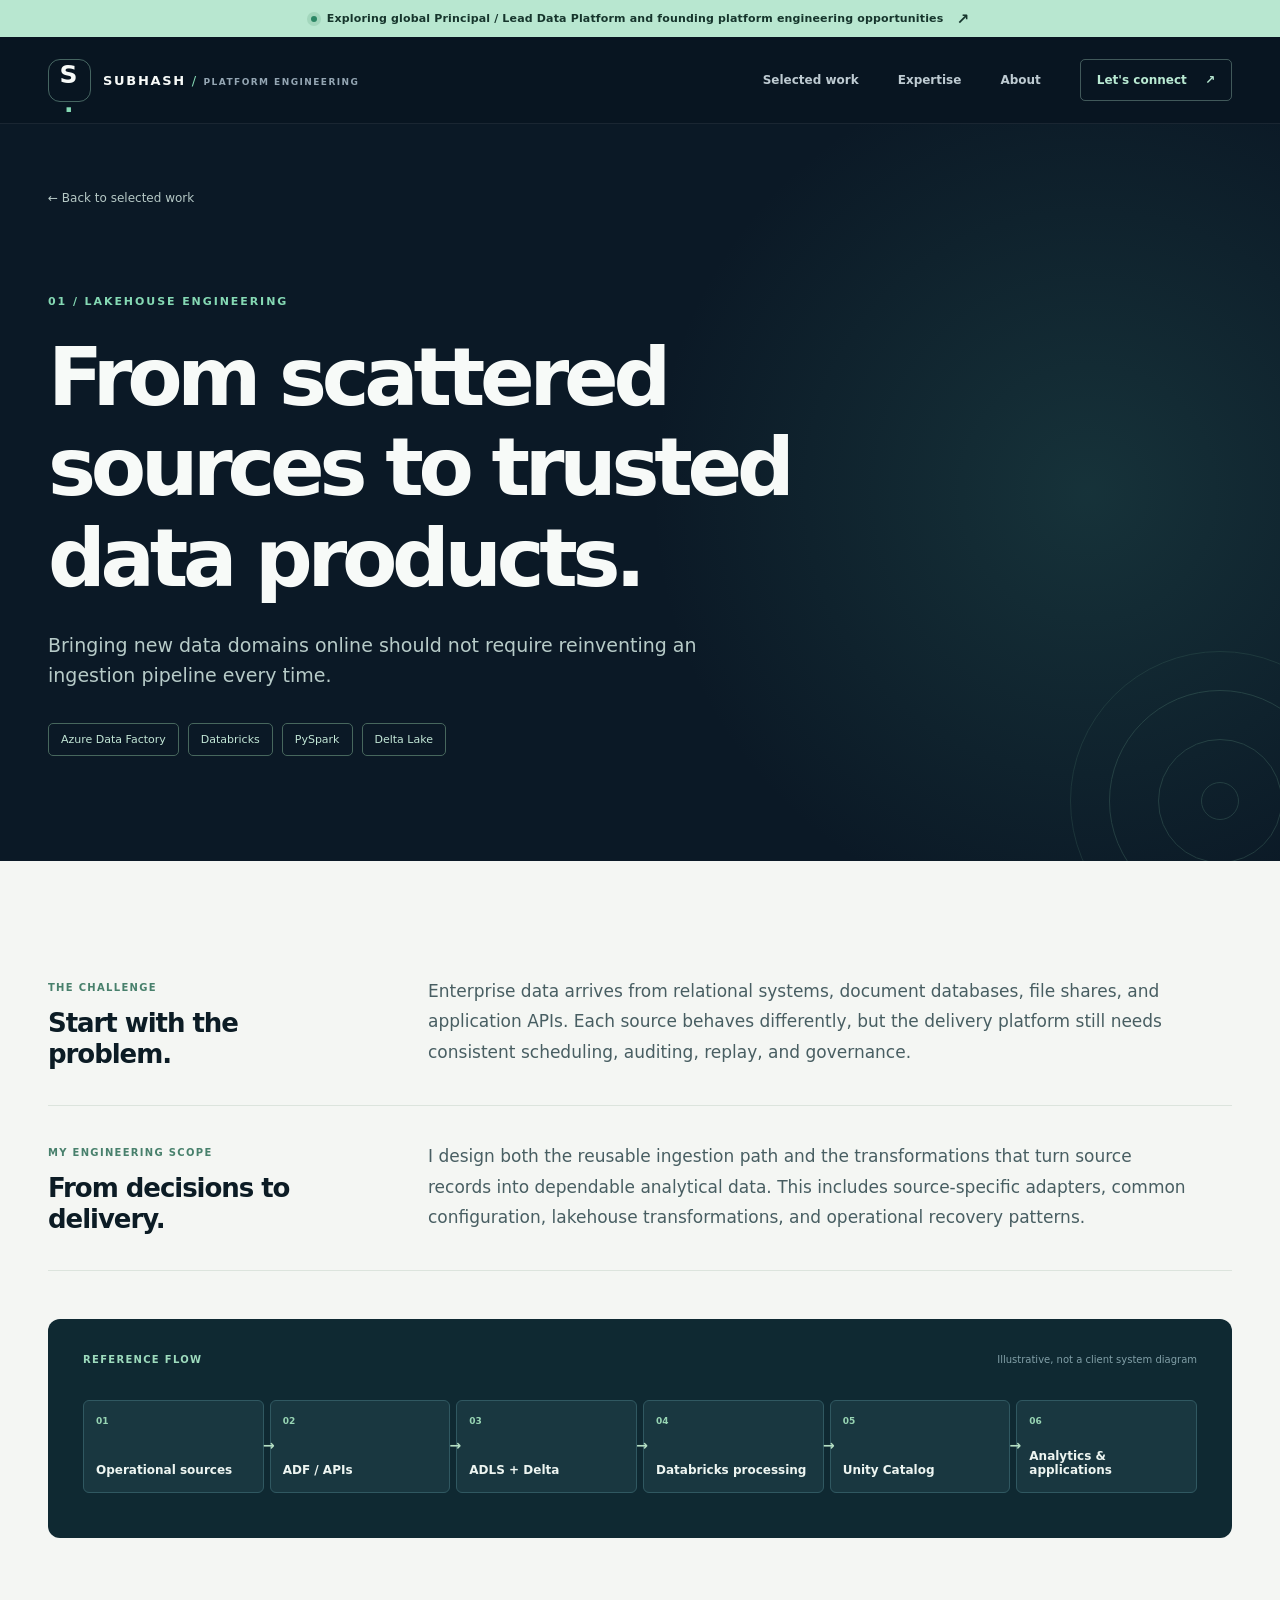
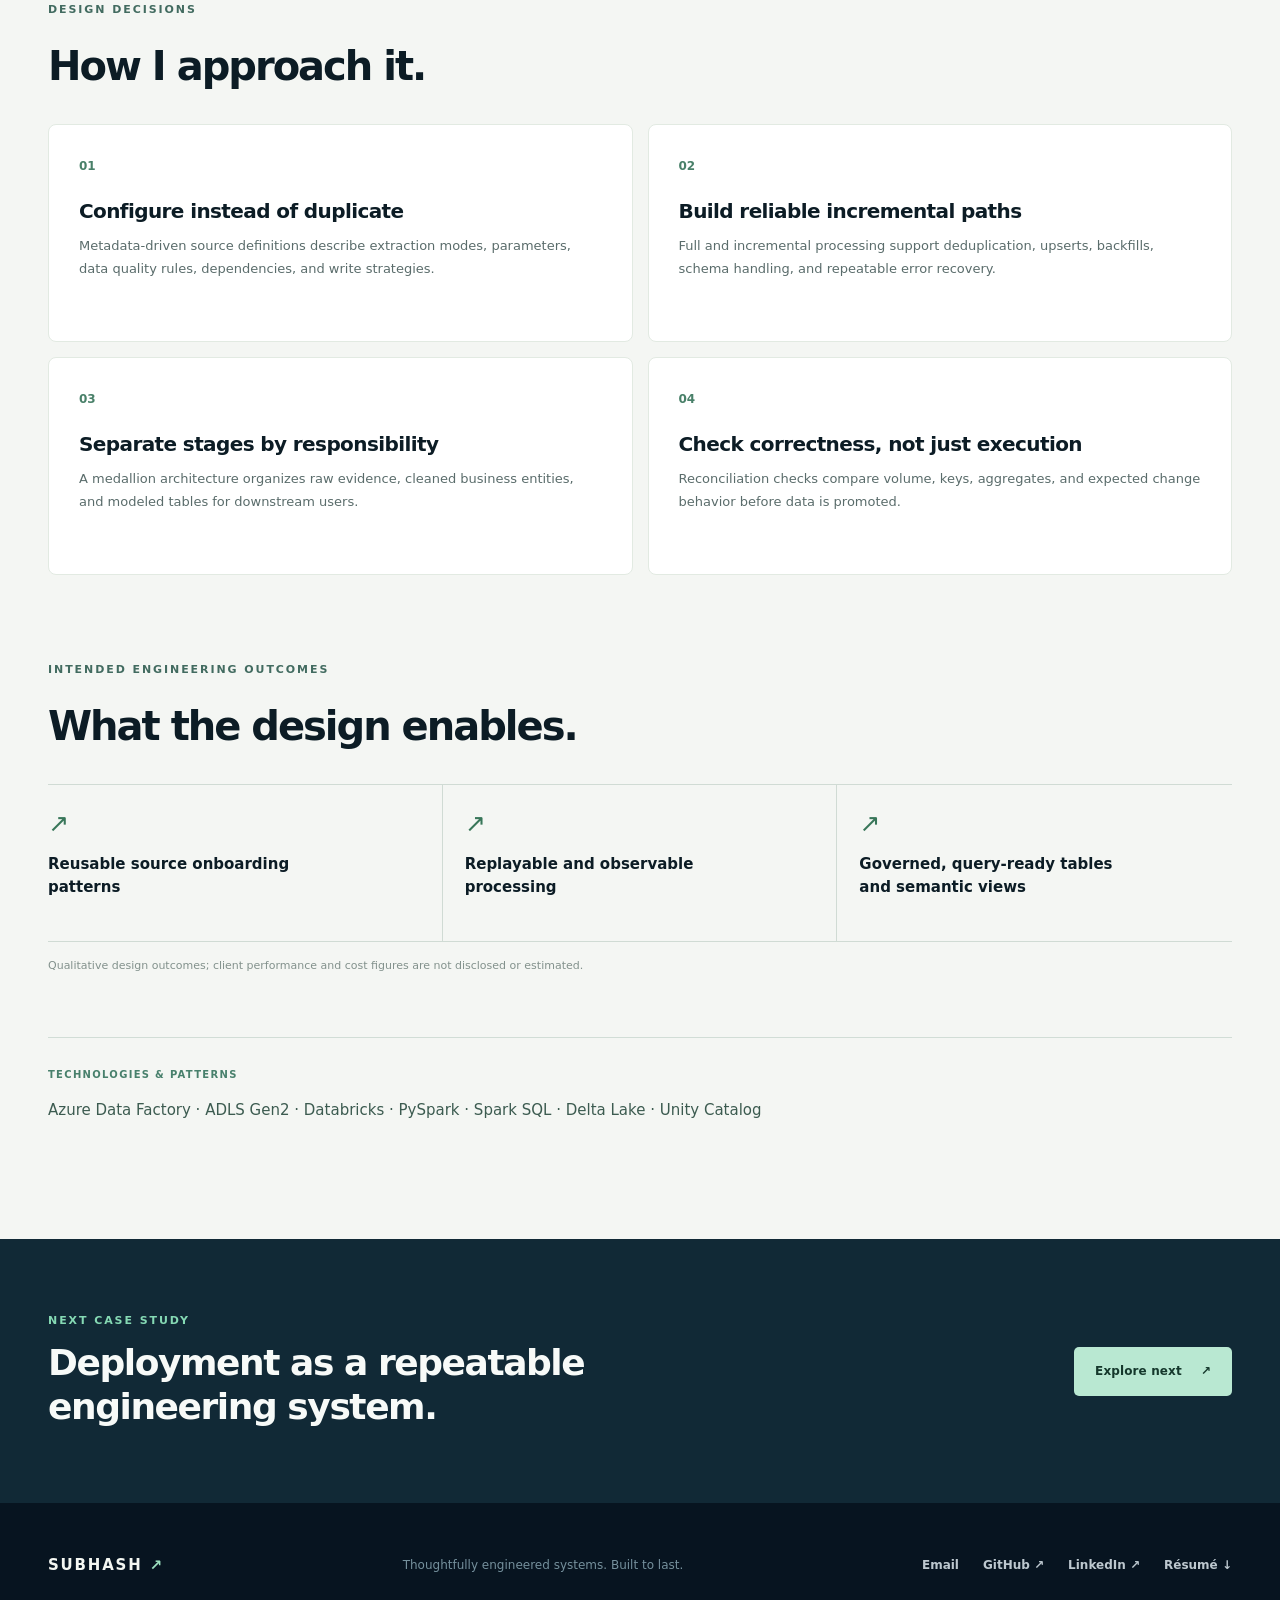
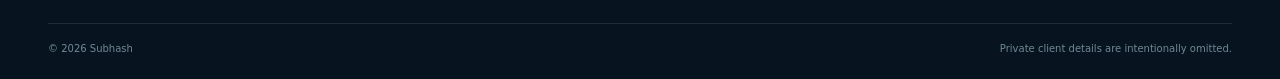
<file: public/work/enterprise-lakehouse.html>
<!doctype html>
<html lang="en">
<head>
  <meta charset="utf-8">
  <meta name="viewport" content="width=device-width, initial-scale=1">
  <meta name="theme-color" content="#091522">
  <meta name="description" content="A configuration-driven enterprise lakehouse pattern, designed for repeatable ingestion, reliable transformations, and governed consumption.">
  <meta name="author" content="Subhash">
  <meta property="og:type" content="website">
  <meta property="og:title" content="From scattered sources to trusted data products. | Subhash">
  <meta property="og:description" content="A configuration-driven enterprise lakehouse pattern, designed for repeatable ingestion, reliable transformations, and governed consumption.">
  <meta property="og:image" content="../assets/og-cover.png">
  <meta name="twitter:card" content="summary_large_image">
  <title>From scattered sources to trusted data products. | Subhash</title>
  <link rel="icon" type="image/svg+xml" href="../assets/favicon.svg">
  <link rel="stylesheet" href="../styles.css">
  <script src="../script.js" defer></script>
</head>
<body class="case-page">
  <a href="#main" class="skip-link">Skip to content</a>
  <div class="announcement">
    <div class="container announcement-inner"><span class="status-dot" aria-hidden="true"></span> Exploring global Principal / Lead Data Platform and founding platform engineering opportunities <span class="announce-arrow" aria-hidden="true">↗</span></div>
  </div>
  <header class="site-header" id="top">
    <nav class="container navigation" aria-label="Main navigation">
      <a class="brand" href="../index.html" aria-label="Subhash, home"><span class="brand-mark">S<span class="mark-dot">.</span></span><span class="brand-word">SUBHASH<span class="brand-slash"> / </span><span class="brand-descriptor">PLATFORM ENGINEERING</span></span></a>
      <button class="menu-toggle" type="button" aria-label="Open navigation" aria-controls="site-links" aria-expanded="false"><span></span><span></span><span></span></button>
      <div class="nav-links" id="site-links">
        <a href="../index.html#work">Selected work</a>
        <a href="../index.html#expertise">Expertise</a>
        <a href="../index.html#about">About</a>
        <a class="nav-contact" href="../index.html#contact">Let's connect <span aria-hidden="true">↗</span></a>
      </div>
    </nav>
  </header>
  <main id="main">
  
<section class="case-hero">
  <div class="container"><a class="back-link" href="../index.html#work">← Back to selected work</a><p class="eyebrow">01 / LAKEHOUSE ENGINEERING</p><h1>From scattered sources to trusted data products.</h1><p class="case-subtitle">Bringing new data domains online should not require reinventing an ingestion pipeline every time.</p><div class="case-tags"><span>Azure Data Factory</span><span>Databricks</span><span>PySpark</span><span>Delta Lake</span></div></div>
  <div class="case-hero-decoration" aria-hidden="true"><span></span><span></span><span></span></div>
</section>
<section class="section case-body">
  <div class="container case-layout"><div class="case-sidebar"><span class="case-side-label">THE CHALLENGE</span><h2>Start with the problem.</h2></div><div class="case-prose"><p>Enterprise data arrives from relational systems, document databases, file shares, and application APIs. Each source behaves differently, but the delivery platform still needs consistent scheduling, auditing, replay, and governance.</p></div></div>
  <div class="container case-layout"><div class="case-sidebar"><span class="case-side-label">MY ENGINEERING SCOPE</span><h2>From decisions to delivery.</h2></div><div class="case-prose"><p>I design both the reusable ingestion path and the transformations that turn source records into dependable analytical data. This includes source-specific adapters, common configuration, lakehouse transformations, and operational recovery patterns.</p></div></div>
  <div class="container case-architecture"><div class="case-architecture-title"><span>REFERENCE FLOW</span><span>Illustrative, not a client system diagram</span></div><ol class="architecture-steps"><li><span>01</span>Operational sources</li><li><span>02</span>ADF / APIs</li><li><span>03</span>ADLS + Delta</li><li><span>04</span>Databricks processing</li><li><span>05</span>Unity Catalog</li><li><span>06</span>Analytics &amp; applications</li></ol></div>
  <div class="container case-approach"><p class="eyebrow eyebrow-dark">DESIGN DECISIONS</p><h2>How I approach it.</h2><div class="decision-grid"><div class="decision"><span class="decision-index">01</span><h3>Configure instead of duplicate</h3><p>Metadata-driven source definitions describe extraction modes, parameters, data quality rules, dependencies, and write strategies.</p></div><div class="decision"><span class="decision-index">02</span><h3>Build reliable incremental paths</h3><p>Full and incremental processing support deduplication, upserts, backfills, schema handling, and repeatable error recovery.</p></div><div class="decision"><span class="decision-index">03</span><h3>Separate stages by responsibility</h3><p>A medallion architecture organizes raw evidence, cleaned business entities, and modeled tables for downstream users.</p></div><div class="decision"><span class="decision-index">04</span><h3>Check correctness, not just execution</h3><p>Reconciliation checks compare volume, keys, aggregates, and expected change behavior before data is promoted.</p></div></div></div>
  <div class="container case-outcomes"><p class="eyebrow eyebrow-dark">INTENDED ENGINEERING OUTCOMES</p><h2>What the design enables.</h2><div class="outcome-list"><div><span aria-hidden="true">↗</span><p>Reusable source onboarding patterns</p></div><div><span aria-hidden="true">↗</span><p>Replayable and observable processing</p></div><div><span aria-hidden="true">↗</span><p>Governed, query-ready tables and semantic views</p></div></div><p class="outcome-note">Qualitative design outcomes; client performance and cost figures are not disclosed or estimated.</p></div>
  <div class="container case-stack"><span>TECHNOLOGIES & PATTERNS</span><p>Azure Data Factory · ADLS Gen2 · Databricks · PySpark · Spark SQL · Delta Lake · Unity Catalog</p></div>
</section>
<section class="next-work"><div class="container next-work-content"><div><p class="eyebrow">NEXT CASE STUDY</p><h2>Deployment as a repeatable engineering system.</h2></div><a href="deployment-engineering.html" class="button button-primary">Explore next <span aria-hidden="true">↗</span></a></div></section>

  </main>
  <footer class="site-footer">
    <div class="container footer-content">
      <a class="footer-brand" href="../index.html">SUBHASH <span>↗</span></a>
      <p>Thoughtfully engineered systems. Built to last.</p>
      <div class="footer-links">
        <a href="mailto:subhash1692@gmail.com">Email</a>
        <a href="https://github.com/subhash1692" target="_blank" rel="noopener noreferrer">GitHub <span aria-hidden="true">↗</span></a>
        <a href="https://www.linkedin.com/in/subhash-subhash-78b2a236/" target="_blank" rel="noopener noreferrer">LinkedIn <span aria-hidden="true">↗</span></a>
        <a href="../assets/Subhash_Data_Platform_Architect_Resume.pdf" download>Résumé ↓</a>
      </div>
    </div>
    <div class="container footer-meta"><span>© <span id="year">2026</span> Subhash</span><span>Private client details are intentionally omitted.</span></div>
  </footer>
</body>
</html>
</file>
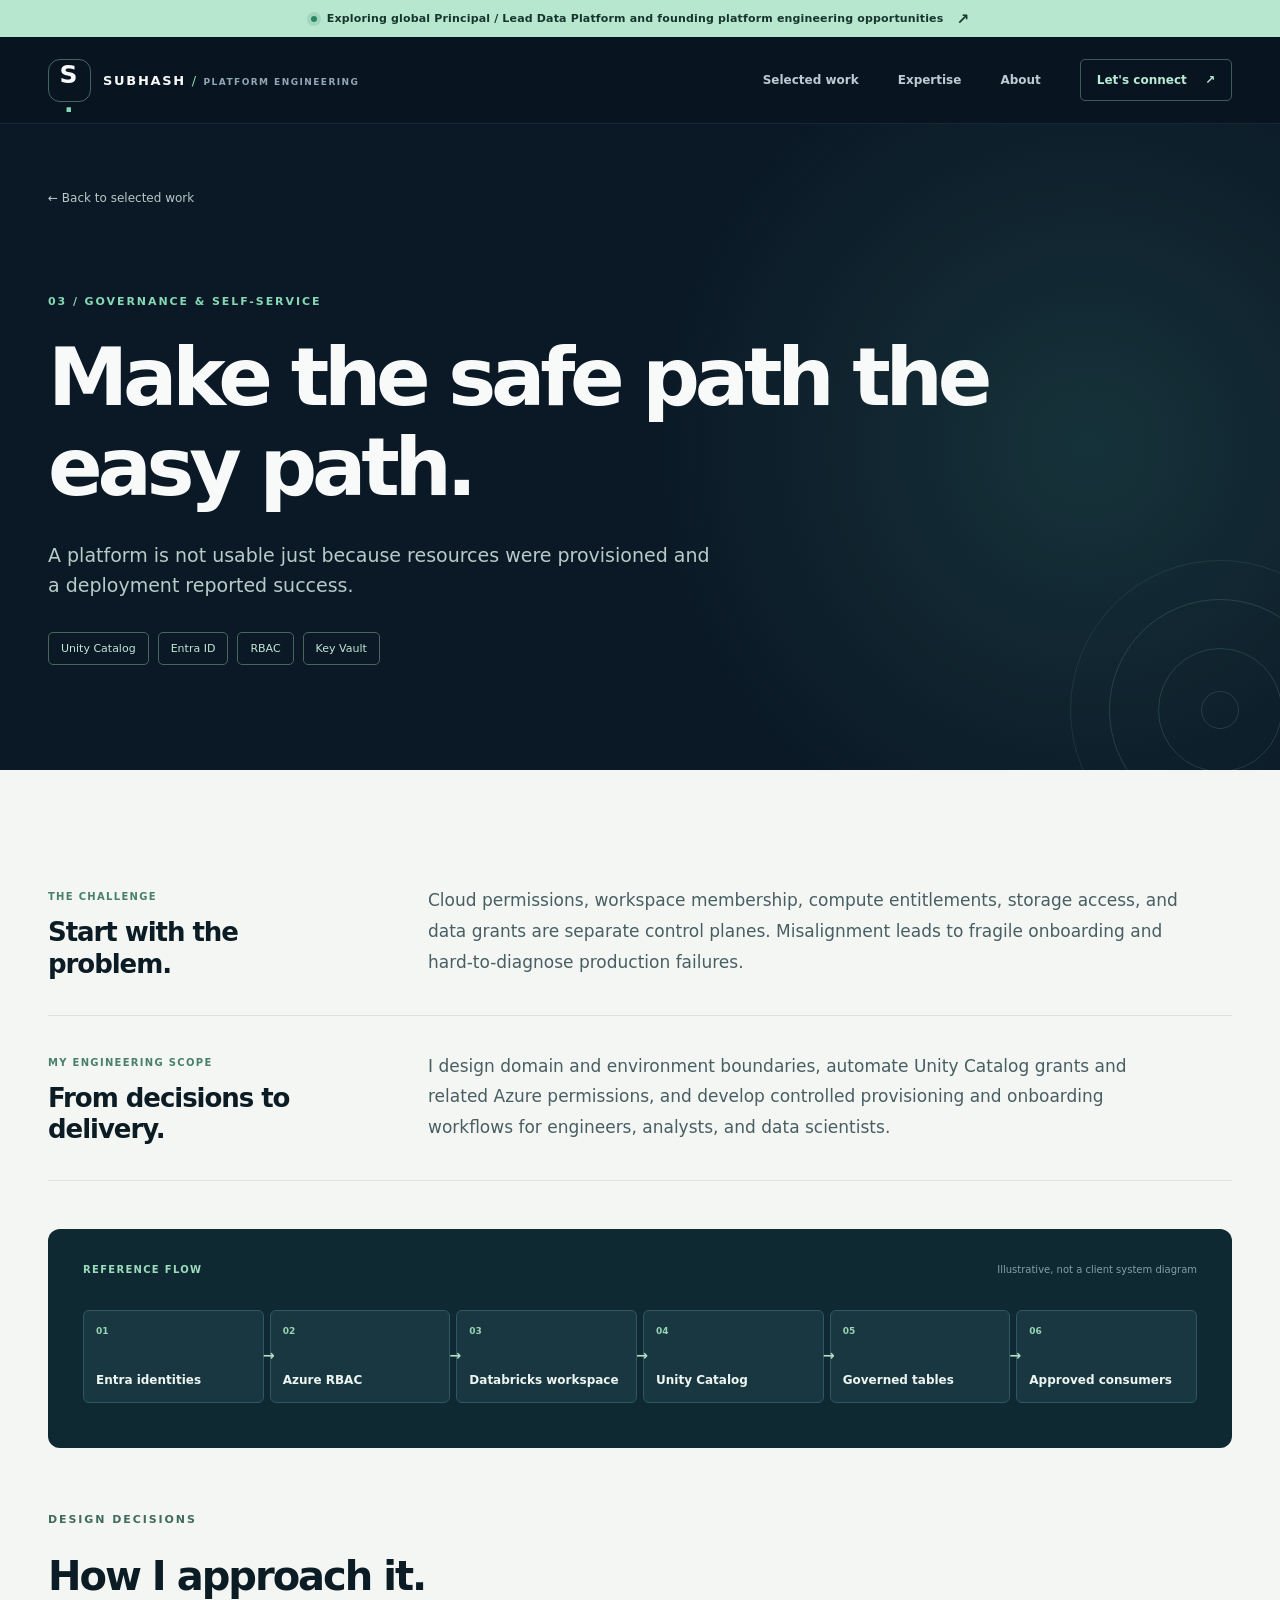
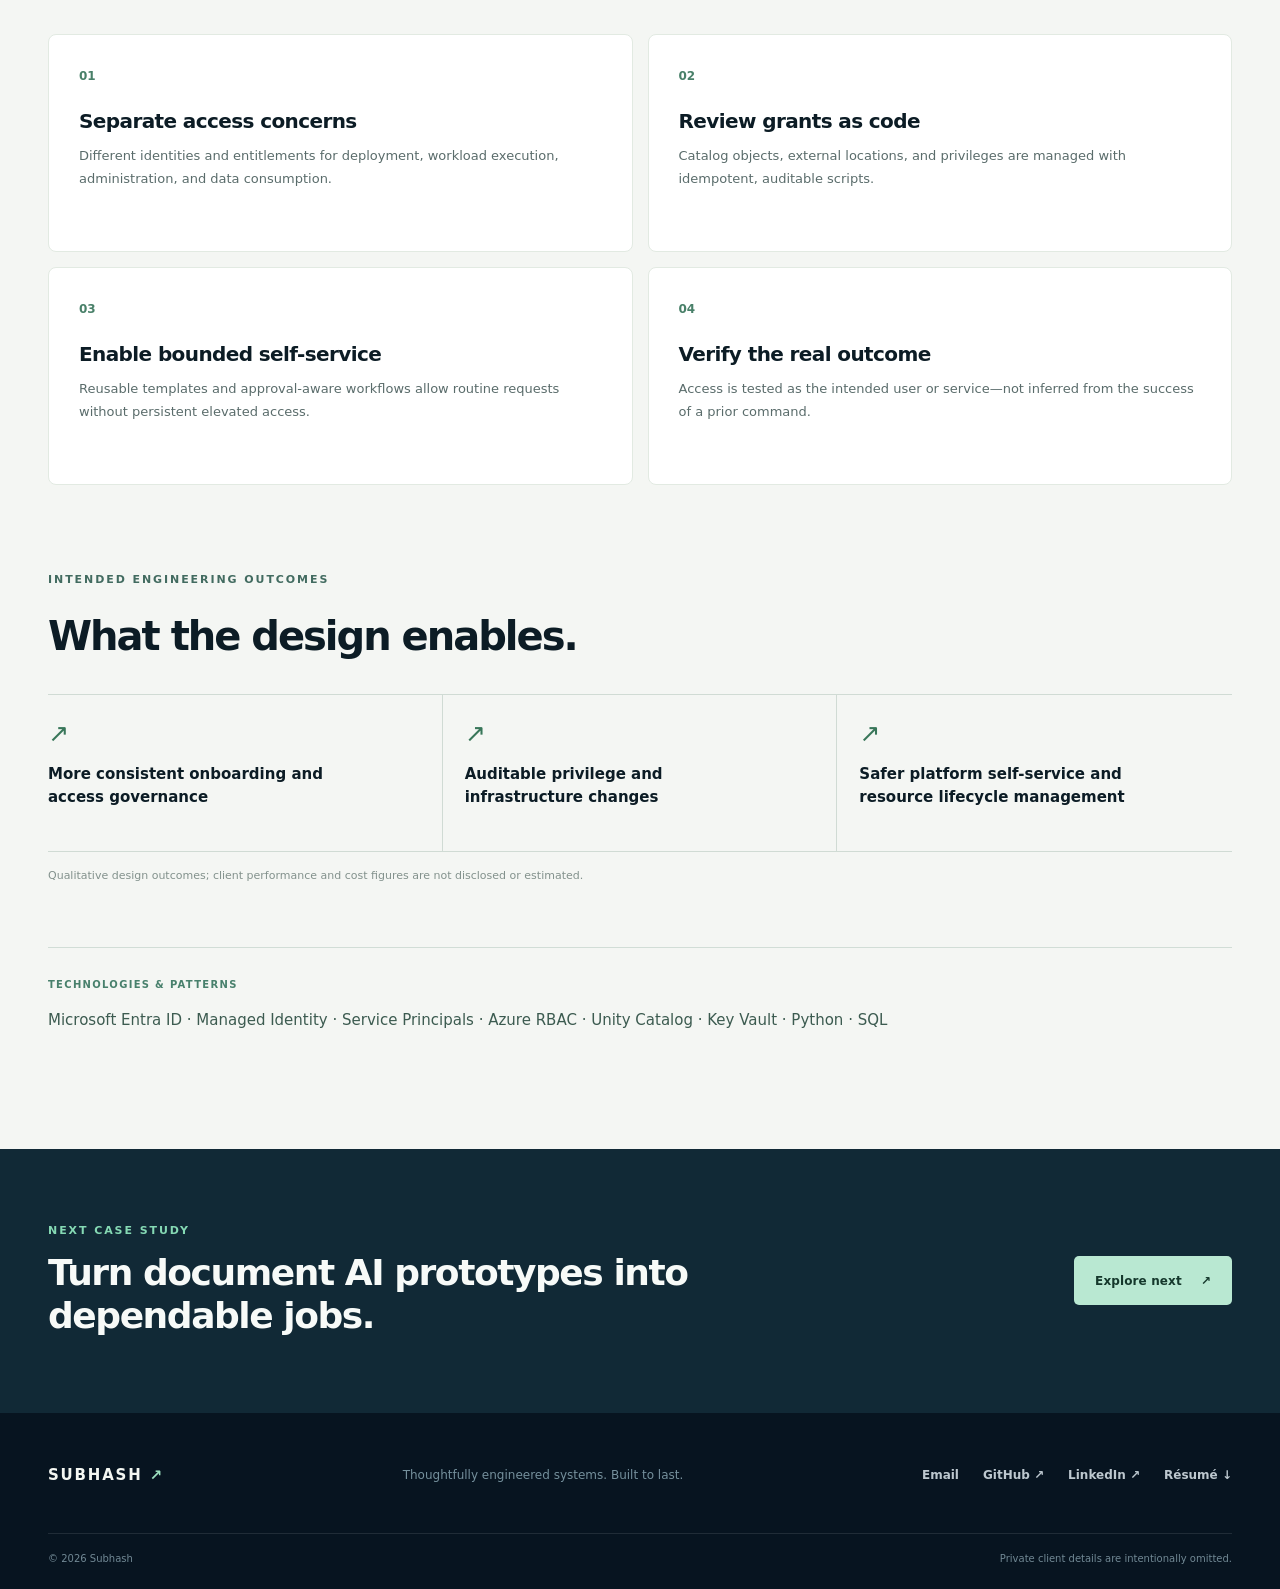
<file: public/work/governance-access.html>
<!doctype html>
<html lang="en">
<head>
  <meta charset="utf-8">
  <meta name="viewport" content="width=device-width, initial-scale=1">
  <meta name="theme-color" content="#091522">
  <meta name="description" content="Identity, permissions, metadata, and controlled self-service built into the platform—not added after launch.">
  <meta name="author" content="Subhash">
  <meta property="og:type" content="website">
  <meta property="og:title" content="Make the safe path the easy path. | Subhash">
  <meta property="og:description" content="Identity, permissions, metadata, and controlled self-service built into the platform—not added after launch.">
  <meta property="og:image" content="../assets/og-cover.png">
  <meta name="twitter:card" content="summary_large_image">
  <title>Make the safe path the easy path. | Subhash</title>
  <link rel="icon" type="image/svg+xml" href="../assets/favicon.svg">
  <link rel="stylesheet" href="../styles.css">
  <script src="../script.js" defer></script>
</head>
<body class="case-page">
  <a href="#main" class="skip-link">Skip to content</a>
  <div class="announcement">
    <div class="container announcement-inner"><span class="status-dot" aria-hidden="true"></span> Exploring global Principal / Lead Data Platform and founding platform engineering opportunities <span class="announce-arrow" aria-hidden="true">↗</span></div>
  </div>
  <header class="site-header" id="top">
    <nav class="container navigation" aria-label="Main navigation">
      <a class="brand" href="../index.html" aria-label="Subhash, home"><span class="brand-mark">S<span class="mark-dot">.</span></span><span class="brand-word">SUBHASH<span class="brand-slash"> / </span><span class="brand-descriptor">PLATFORM ENGINEERING</span></span></a>
      <button class="menu-toggle" type="button" aria-label="Open navigation" aria-controls="site-links" aria-expanded="false"><span></span><span></span><span></span></button>
      <div class="nav-links" id="site-links">
        <a href="../index.html#work">Selected work</a>
        <a href="../index.html#expertise">Expertise</a>
        <a href="../index.html#about">About</a>
        <a class="nav-contact" href="../index.html#contact">Let's connect <span aria-hidden="true">↗</span></a>
      </div>
    </nav>
  </header>
  <main id="main">
  
<section class="case-hero">
  <div class="container"><a class="back-link" href="../index.html#work">← Back to selected work</a><p class="eyebrow">03 / GOVERNANCE &amp; SELF-SERVICE</p><h1>Make the safe path the easy path.</h1><p class="case-subtitle">A platform is not usable just because resources were provisioned and a deployment reported success.</p><div class="case-tags"><span>Unity Catalog</span><span>Entra ID</span><span>RBAC</span><span>Key Vault</span></div></div>
  <div class="case-hero-decoration" aria-hidden="true"><span></span><span></span><span></span></div>
</section>
<section class="section case-body">
  <div class="container case-layout"><div class="case-sidebar"><span class="case-side-label">THE CHALLENGE</span><h2>Start with the problem.</h2></div><div class="case-prose"><p>Cloud permissions, workspace membership, compute entitlements, storage access, and data grants are separate control planes. Misalignment leads to fragile onboarding and hard-to-diagnose production failures.</p></div></div>
  <div class="container case-layout"><div class="case-sidebar"><span class="case-side-label">MY ENGINEERING SCOPE</span><h2>From decisions to delivery.</h2></div><div class="case-prose"><p>I design domain and environment boundaries, automate Unity Catalog grants and related Azure permissions, and develop controlled provisioning and onboarding workflows for engineers, analysts, and data scientists.</p></div></div>
  <div class="container case-architecture"><div class="case-architecture-title"><span>REFERENCE FLOW</span><span>Illustrative, not a client system diagram</span></div><ol class="architecture-steps"><li><span>01</span>Entra identities</li><li><span>02</span>Azure RBAC</li><li><span>03</span>Databricks workspace</li><li><span>04</span>Unity Catalog</li><li><span>05</span>Governed tables</li><li><span>06</span>Approved consumers</li></ol></div>
  <div class="container case-approach"><p class="eyebrow eyebrow-dark">DESIGN DECISIONS</p><h2>How I approach it.</h2><div class="decision-grid"><div class="decision"><span class="decision-index">01</span><h3>Separate access concerns</h3><p>Different identities and entitlements for deployment, workload execution, administration, and data consumption.</p></div><div class="decision"><span class="decision-index">02</span><h3>Review grants as code</h3><p>Catalog objects, external locations, and privileges are managed with idempotent, auditable scripts.</p></div><div class="decision"><span class="decision-index">03</span><h3>Enable bounded self-service</h3><p>Reusable templates and approval-aware workflows allow routine requests without persistent elevated access.</p></div><div class="decision"><span class="decision-index">04</span><h3>Verify the real outcome</h3><p>Access is tested as the intended user or service—not inferred from the success of a prior command.</p></div></div></div>
  <div class="container case-outcomes"><p class="eyebrow eyebrow-dark">INTENDED ENGINEERING OUTCOMES</p><h2>What the design enables.</h2><div class="outcome-list"><div><span aria-hidden="true">↗</span><p>More consistent onboarding and access governance</p></div><div><span aria-hidden="true">↗</span><p>Auditable privilege and infrastructure changes</p></div><div><span aria-hidden="true">↗</span><p>Safer platform self-service and resource lifecycle management</p></div></div><p class="outcome-note">Qualitative design outcomes; client performance and cost figures are not disclosed or estimated.</p></div>
  <div class="container case-stack"><span>TECHNOLOGIES & PATTERNS</span><p>Microsoft Entra ID · Managed Identity · Service Principals · Azure RBAC · Unity Catalog · Key Vault · Python · SQL</p></div>
</section>
<section class="next-work"><div class="container next-work-content"><div><p class="eyebrow">NEXT CASE STUDY</p><h2>Turn document AI prototypes into dependable jobs.</h2></div><a href="production-genai.html" class="button button-primary">Explore next <span aria-hidden="true">↗</span></a></div></section>

  </main>
  <footer class="site-footer">
    <div class="container footer-content">
      <a class="footer-brand" href="../index.html">SUBHASH <span>↗</span></a>
      <p>Thoughtfully engineered systems. Built to last.</p>
      <div class="footer-links">
        <a href="mailto:subhash1692@gmail.com">Email</a>
        <a href="https://github.com/subhash1692" target="_blank" rel="noopener noreferrer">GitHub <span aria-hidden="true">↗</span></a>
        <a href="https://www.linkedin.com/in/subhash-subhash-78b2a236/" target="_blank" rel="noopener noreferrer">LinkedIn <span aria-hidden="true">↗</span></a>
        <a href="../assets/Subhash_Data_Platform_Architect_Resume.pdf" download>Résumé ↓</a>
      </div>
    </div>
    <div class="container footer-meta"><span>© <span id="year">2026</span> Subhash</span><span>Private client details are intentionally omitted.</span></div>
  </footer>
</body>
</html>
</file>
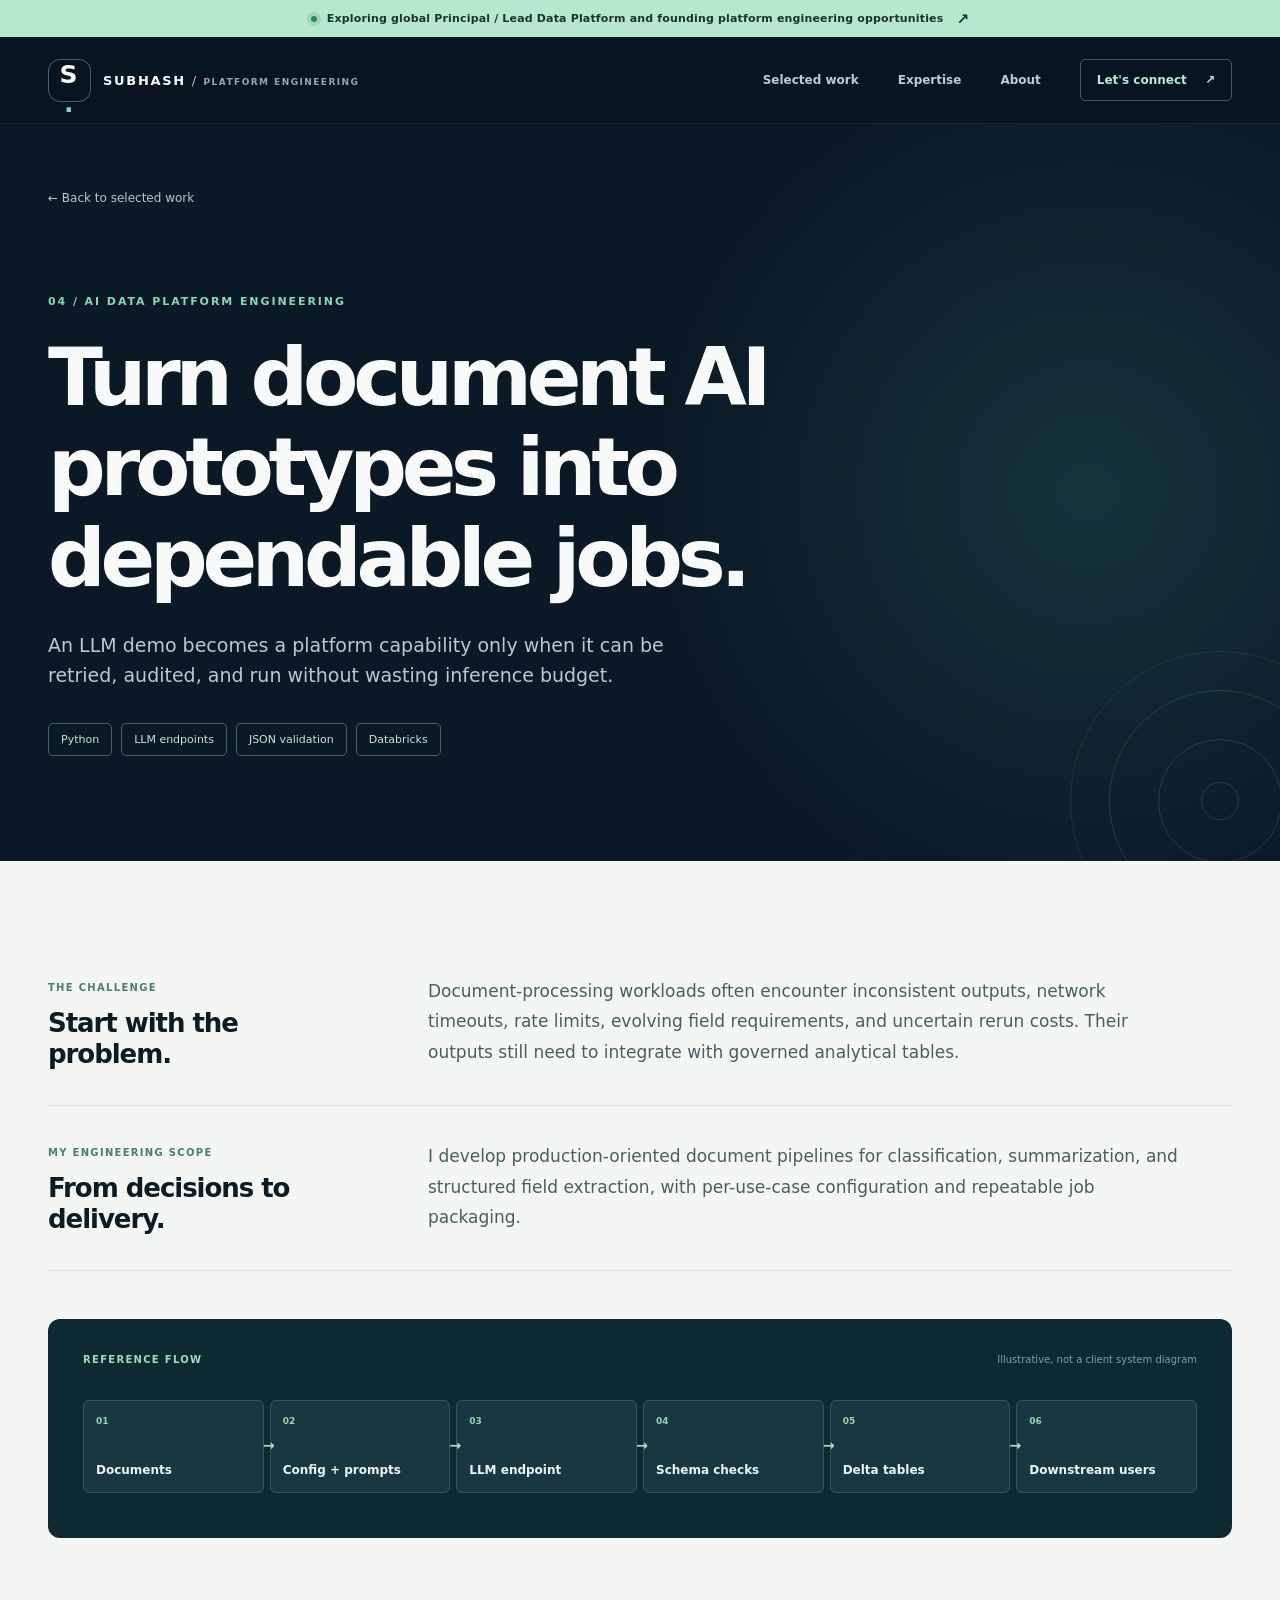
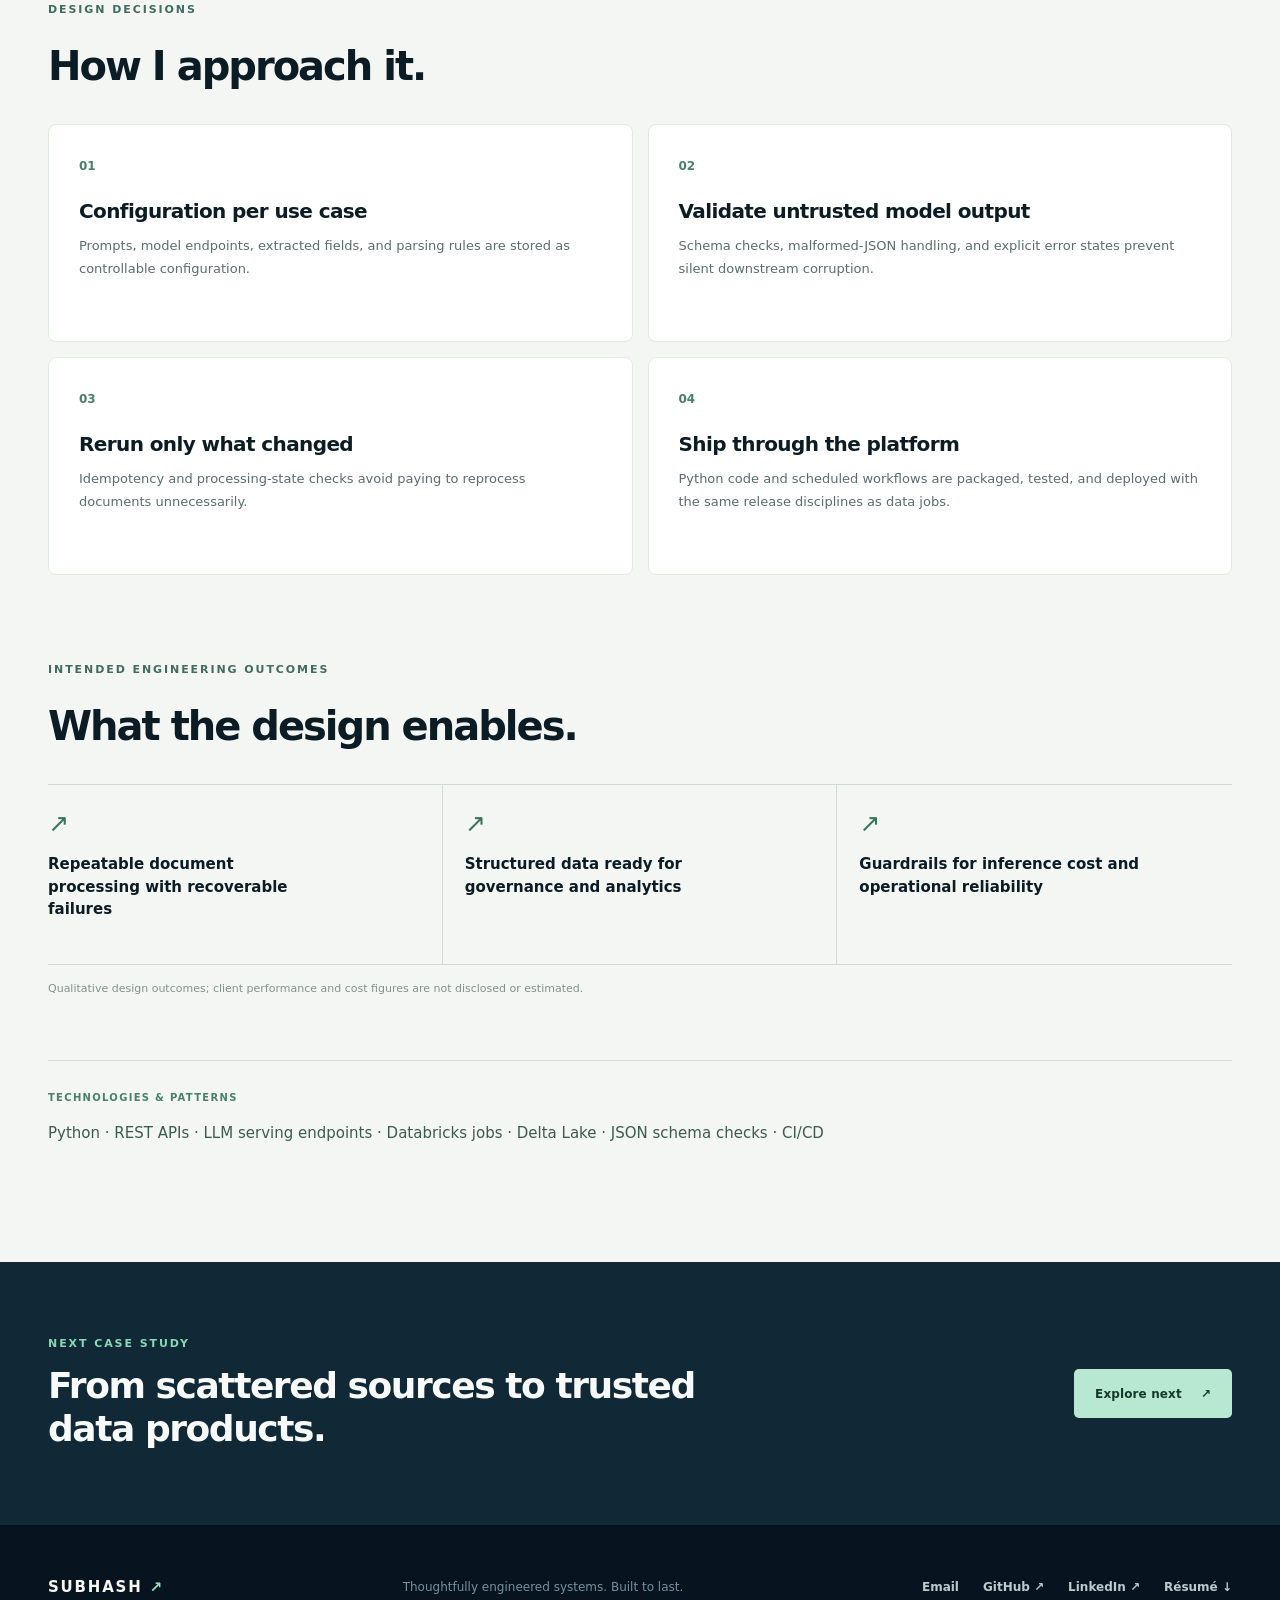
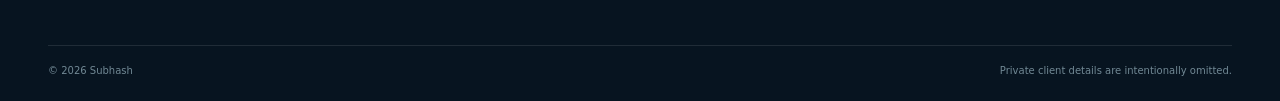
<file: public/work/production-genai.html>
<!doctype html>
<html lang="en">
<head>
  <meta charset="utf-8">
  <meta name="viewport" content="width=device-width, initial-scale=1">
  <meta name="theme-color" content="#091522">
  <meta name="description" content="Configurable LLM extraction and classification pipelines with schema validation, retries, observability, and inference-cost discipline.">
  <meta name="author" content="Subhash">
  <meta property="og:type" content="website">
  <meta property="og:title" content="Turn document AI prototypes into dependable jobs. | Subhash">
  <meta property="og:description" content="Configurable LLM extraction and classification pipelines with schema validation, retries, observability, and inference-cost discipline.">
  <meta property="og:image" content="../assets/og-cover.png">
  <meta name="twitter:card" content="summary_large_image">
  <title>Turn document AI prototypes into dependable jobs. | Subhash</title>
  <link rel="icon" type="image/svg+xml" href="../assets/favicon.svg">
  <link rel="stylesheet" href="../styles.css">
  <script src="../script.js" defer></script>
</head>
<body class="case-page">
  <a href="#main" class="skip-link">Skip to content</a>
  <div class="announcement">
    <div class="container announcement-inner"><span class="status-dot" aria-hidden="true"></span> Exploring global Principal / Lead Data Platform and founding platform engineering opportunities <span class="announce-arrow" aria-hidden="true">↗</span></div>
  </div>
  <header class="site-header" id="top">
    <nav class="container navigation" aria-label="Main navigation">
      <a class="brand" href="../index.html" aria-label="Subhash, home"><span class="brand-mark">S<span class="mark-dot">.</span></span><span class="brand-word">SUBHASH<span class="brand-slash"> / </span><span class="brand-descriptor">PLATFORM ENGINEERING</span></span></a>
      <button class="menu-toggle" type="button" aria-label="Open navigation" aria-controls="site-links" aria-expanded="false"><span></span><span></span><span></span></button>
      <div class="nav-links" id="site-links">
        <a href="../index.html#work">Selected work</a>
        <a href="../index.html#expertise">Expertise</a>
        <a href="../index.html#about">About</a>
        <a class="nav-contact" href="../index.html#contact">Let's connect <span aria-hidden="true">↗</span></a>
      </div>
    </nav>
  </header>
  <main id="main">
  
<section class="case-hero">
  <div class="container"><a class="back-link" href="../index.html#work">← Back to selected work</a><p class="eyebrow">04 / AI DATA PLATFORM ENGINEERING</p><h1>Turn document AI prototypes into dependable jobs.</h1><p class="case-subtitle">An LLM demo becomes a platform capability only when it can be retried, audited, and run without wasting inference budget.</p><div class="case-tags"><span>Python</span><span>LLM endpoints</span><span>JSON validation</span><span>Databricks</span></div></div>
  <div class="case-hero-decoration" aria-hidden="true"><span></span><span></span><span></span></div>
</section>
<section class="section case-body">
  <div class="container case-layout"><div class="case-sidebar"><span class="case-side-label">THE CHALLENGE</span><h2>Start with the problem.</h2></div><div class="case-prose"><p>Document-processing workloads often encounter inconsistent outputs, network timeouts, rate limits, evolving field requirements, and uncertain rerun costs. Their outputs still need to integrate with governed analytical tables.</p></div></div>
  <div class="container case-layout"><div class="case-sidebar"><span class="case-side-label">MY ENGINEERING SCOPE</span><h2>From decisions to delivery.</h2></div><div class="case-prose"><p>I develop production-oriented document pipelines for classification, summarization, and structured field extraction, with per-use-case configuration and repeatable job packaging.</p></div></div>
  <div class="container case-architecture"><div class="case-architecture-title"><span>REFERENCE FLOW</span><span>Illustrative, not a client system diagram</span></div><ol class="architecture-steps"><li><span>01</span>Documents</li><li><span>02</span>Config + prompts</li><li><span>03</span>LLM endpoint</li><li><span>04</span>Schema checks</li><li><span>05</span>Delta tables</li><li><span>06</span>Downstream users</li></ol></div>
  <div class="container case-approach"><p class="eyebrow eyebrow-dark">DESIGN DECISIONS</p><h2>How I approach it.</h2><div class="decision-grid"><div class="decision"><span class="decision-index">01</span><h3>Configuration per use case</h3><p>Prompts, model endpoints, extracted fields, and parsing rules are stored as controllable configuration.</p></div><div class="decision"><span class="decision-index">02</span><h3>Validate untrusted model output</h3><p>Schema checks, malformed-JSON handling, and explicit error states prevent silent downstream corruption.</p></div><div class="decision"><span class="decision-index">03</span><h3>Rerun only what changed</h3><p>Idempotency and processing-state checks avoid paying to reprocess documents unnecessarily.</p></div><div class="decision"><span class="decision-index">04</span><h3>Ship through the platform</h3><p>Python code and scheduled workflows are packaged, tested, and deployed with the same release disciplines as data jobs.</p></div></div></div>
  <div class="container case-outcomes"><p class="eyebrow eyebrow-dark">INTENDED ENGINEERING OUTCOMES</p><h2>What the design enables.</h2><div class="outcome-list"><div><span aria-hidden="true">↗</span><p>Repeatable document processing with recoverable failures</p></div><div><span aria-hidden="true">↗</span><p>Structured data ready for governance and analytics</p></div><div><span aria-hidden="true">↗</span><p>Guardrails for inference cost and operational reliability</p></div></div><p class="outcome-note">Qualitative design outcomes; client performance and cost figures are not disclosed or estimated.</p></div>
  <div class="container case-stack"><span>TECHNOLOGIES & PATTERNS</span><p>Python · REST APIs · LLM serving endpoints · Databricks jobs · Delta Lake · JSON schema checks · CI/CD</p></div>
</section>
<section class="next-work"><div class="container next-work-content"><div><p class="eyebrow">NEXT CASE STUDY</p><h2>From scattered sources to trusted data products.</h2></div><a href="enterprise-lakehouse.html" class="button button-primary">Explore next <span aria-hidden="true">↗</span></a></div></section>

  </main>
  <footer class="site-footer">
    <div class="container footer-content">
      <a class="footer-brand" href="../index.html">SUBHASH <span>↗</span></a>
      <p>Thoughtfully engineered systems. Built to last.</p>
      <div class="footer-links">
        <a href="mailto:subhash1692@gmail.com">Email</a>
        <a href="https://github.com/subhash1692" target="_blank" rel="noopener noreferrer">GitHub <span aria-hidden="true">↗</span></a>
        <a href="https://www.linkedin.com/in/subhash-subhash-78b2a236/" target="_blank" rel="noopener noreferrer">LinkedIn <span aria-hidden="true">↗</span></a>
        <a href="../assets/Subhash_Data_Platform_Architect_Resume.pdf" download>Résumé ↓</a>
      </div>
    </div>
    <div class="container footer-meta"><span>© <span id="year">2026</span> Subhash</span><span>Private client details are intentionally omitted.</span></div>
  </footer>
</body>
</html>
</file>
<file: public/styles.css>
:root{--ink:#0c1c25;--dark:#081521;--navy:#0c1b2a;--dark2:#112432;--paper:#f4f6f3;--cream:#fafbf8;--mint:#b9ead3;--mint-deep:#85d9b4;--white:#f7faf8;--muted:#9caeba;--hairline:rgba(255,255,255,.13);--heading:'Inter','Aptos Display','Segoe UI',system-ui,-apple-system,sans-serif;--body:'Inter','Aptos','Segoe UI',system-ui,-apple-system,sans-serif}
*{box-sizing:border-box}html{scroll-behavior:smooth}body{margin:0;background:var(--dark);color:var(--white);font-family:var(--body);-webkit-font-smoothing:antialiased}button,input,textarea{font:inherit}button,a{-webkit-tap-highlight-color:transparent}a{color:inherit;text-decoration:none}button{cursor:pointer}img{max-width:100%;height:auto}::selection{background:#b6e7ce;color:#10212a}.container{width:min(100% - 96px,1220px);margin-inline:auto}.skip-link{position:absolute;left:16px;top:-100px;z-index:100;background:white;color:black;padding:12px 20px}.skip-link:focus{top:12px}section[id]{scroll-margin-top:88px}
.announcement{min-height:37px;background:#b8e7d0;color:#16352c;font-size:11px;font-weight:650;letter-spacing:.015em}.announcement-inner{display:flex;align-items:center;justify-content:center;gap:10px;min-height:37px;text-align:center}.status-dot{background:#2c8765;box-shadow:0 0 0 4px rgba(50,134,91,.16);width:6px;height:6px;display:inline-block;border-radius:100%;flex-shrink:0}.announce-arrow{font-size:15px;margin-left:3px}.site-header{position:relative;z-index:20;background:var(--dark);border-bottom:1px solid rgba(255,255,255,.075)}.navigation{height:86px;display:flex;align-items:center;justify-content:space-between;gap:26px}.brand{display:flex;align-items:center;gap:12px;white-space:nowrap}.brand-mark{height:43px;width:43px;display:grid;place-items:center;border:1px solid rgba(171,231,203,.38);border-radius:12px;font-size:25px;font-weight:800;letter-spacing:-.13em;padding-right:5px}.mark-dot{color:var(--mint-deep)}.brand-word{font-weight:760;letter-spacing:.13em;font-size:13px}.brand-slash{color:var(--mint-deep);font-weight:450}.brand-descriptor{font-size:9px;color:#94a6b3;letter-spacing:.16em;font-weight:550}.nav-links{display:flex;align-items:center;gap:39px}.nav-links a{font-size:12px;font-weight:620;color:#becbd2;transition:color .2s}.nav-links a:hover,.nav-links a:focus-visible{color:white}.nav-links .nav-contact{border:1px solid rgba(186,234,211,.32);padding:13px 16px;border-radius:5px;color:var(--mint)}.nav-contact span{margin-left:14px}.menu-toggle{display:none;background:transparent;border:0;padding:10px;color:inherit}.menu-toggle span{display:block;height:2px;width:23px;background:currentColor;margin:4px 0;border-radius:10px}
.hero-section{position:relative;overflow:hidden;background:radial-gradient(ellipse 600px 550px at 93% 24%,rgba(31,67,77,.29),transparent 85%),linear-gradient(115deg,#0a1824,#071420);padding:110px 0 0}.hero-glow{position:absolute;width:460px;height:460px;border-radius:100%;background:rgba(51,139,126,.075);filter:blur(80px);right:-120px;top:130px;pointer-events:none}.hero-grid{position:relative;display:grid;grid-template-columns:1.07fr .93fr;gap:48px;align-items:center;min-height:520px}.hero-copy{position:relative;z-index:3;padding-bottom:42px}.eyebrow{font-size:11px;letter-spacing:.175em;font-weight:760;color:var(--mint-deep);margin:0 0 27px;text-transform:uppercase}.eyebrow-stroke{display:inline-block;width:21px;height:2px;background:var(--mint-deep);margin:0 9px 4px 0}.eyebrow-dark{color:#426b60}.hero-copy h1{font-family:var(--heading);font-size:clamp(43px,4.7vw,73px);letter-spacing:-.065em;line-height:1.095;font-weight:720;max-width:730px;margin:0}.hero-copy h1 em,.section-heading h2 em,.philosophy-statement h2 em,.about-grid h2 em,.contact-inner h2 em{font-style:normal;color:var(--mint-deep)}.h1-period{color:#a7e6c9}.hero-description{font-size:16px;line-height:1.81;max-width:530px;color:#b5c3cd;margin:27px 0 29px}.hero-description strong{color:#e1eae8;font-weight:520}.hero-actions,.contact-buttons{display:flex;align-items:center;gap:12px;flex-wrap:wrap}.button{min-height:49px;display:inline-flex;align-items:center;justify-content:center;gap:19px;padding:12px 20px;border-radius:5px;font-size:12px;font-weight:730;letter-spacing:.01em;transition:transform .2s,background-color .2s,color .2s,border-color .2s;border:1px solid transparent;white-space:nowrap}.button:hover{transform:translateY(-2px)}.button:focus-visible,.text-link:focus-visible,.work-card:focus-visible,.nav-links a:focus-visible{outline:3px solid var(--mint-deep);outline-offset:4px}.button-primary{background:#b9e8d2;color:#15382c}.button-primary:hover{background:#d0f3e1}.button-ghost{background:transparent;border-color:#586877;color:#e1e6e6}.button-ghost:hover{border-color:#b1c4c3}.hero-social{display:flex;align-items:center;flex-wrap:wrap;gap:9px;font-size:11px;color:#b0bec9;margin-top:40px}.hero-social-label{font-size:9px;letter-spacing:.12em;font-weight:700;color:#647d8d;margin-right:7px}.small-dot{color:#4c7773}
.hero-visual{position:relative;padding:30px 0 30px 2px;isolation:isolate}.illustration-orbit{position:absolute;z-index:-1;border:1px solid rgba(139,227,184,.13);border-radius:50%;left:10px;top:-48px;width:525px;height:525px;transform:rotate(20deg)}.orbit-two{top:5px;left:61px;width:410px;height:410px;border-style:dashed;border-color:rgba(139,227,184,.09)}.system-card{position:relative;background:linear-gradient(150deg,rgba(24,47,61,.97),rgba(10,28,39,.98));border:1px solid #2a4754;box-shadow:0 30px 85px rgba(0,0,0,.35),inset 0 1px 0 rgba(255,255,255,.06);border-radius:16px;overflow:hidden;transform:rotate(1deg)}.system-card-top{height:54px;border-bottom:1px solid rgba(255,255,255,.1);display:flex;align-items:center;gap:12px;padding:0 20px;font-size:11px;color:#9fb0bc}.window-dots{display:flex;gap:5px;margin-right:8px}.window-dots i{display:block;width:7px;height:7px;border-radius:50%;background:#466273}.window-dots i:nth-child(1){background:#d38e81}.window-dots i:nth-child(2){background:#d8c581}.window-dots i:nth-child(3){background:#95d8b3}.system-live{margin-left:auto;font-size:8px;letter-spacing:.09em;color:#b1e3ca;font-weight:700;white-space:nowrap}.system-live span{display:inline-block;width:5px;height:5px;background:#80d8aa;border-radius:100%;margin-right:5px;vertical-align:1px}.system-content{padding:29px 25px 24px}.system-header{display:flex;align-items:center;justify-content:space-between;margin-bottom:24px}.system-heading{font-size:14px;font-weight:690;color:#ecf7ef}.system-code{font-size:9px;letter-spacing:.12em;color:#7f99a5}.pipeline-nodes{display:grid;grid-template-columns:1fr 21px 1fr 21px 1fr;align-items:center;gap:3px}.pipeline-node{border:1px solid #355060;background:#102837;border-radius:8px;min-height:107px;padding:12px 11px;display:flex;flex-direction:column;justify-content:space-between;min-width:0}.node-topline{display:flex;justify-content:space-between;align-items:center}.node-num{font-size:9px;color:#91c9ad;font-weight:700;letter-spacing:.06em}.node-icon{font-size:21px;color:#87b7b3;line-height:1}.pipeline-node strong{font-size:12px;color:#ebf4f5;display:block;line-height:1.25;margin-top:14px}.pipeline-node small,.pipeline-outcome small{font-size:9px;color:#86a2b0;line-height:1.35;display:block;margin-top:5px}.node-highlight{border-color:#8cbda8;background:linear-gradient(135deg,#1e463f,#163338)}.node-highlight .node-icon{color:#bdeed4}.node-connector{height:1px;background:#8ab9b8;position:relative}.node-connector span{position:absolute;width:5px;height:5px;border-right:1px solid #8ab9b8;border-top:1px solid #8ab9b8;right:0;top:-2px;transform:rotate(45deg)}.pipeline-branch{height:58px;position:relative;width:75%;margin:0 auto}.branch-vertical{position:absolute;top:0;left:50%;height:28px;width:1px;background:#507c7c}.branch-horizontal{position:absolute;top:28px;left:25%;width:50%;height:1px;background:#507c7c}.branch-left,.branch-right{position:absolute;top:28px;height:28px;width:1px;background:#507c7c}.branch-left{left:25%}.branch-right{left:75%}.pipeline-bottom{display:grid;grid-template-columns:1fr 1fr;gap:11px}.pipeline-outcome{border:1px solid rgba(105,157,161,.45);background:rgba(13,39,47,.78);border-radius:8px;padding:14px 13px;min-height:83px}.pipeline-outcome strong{display:block;font-size:12px;margin-top:9px;color:#e8f2ef}.system-deployment{margin-top:22px;padding:11px 12px;background:rgba(175,224,199,.08);border:1px dashed rgba(175,224,199,.34);display:flex;align-items:center;gap:10px;border-radius:6px}.system-deploy-icon{color:#94e5bd;font-size:20px}.system-deployment strong{font-size:10px;color:#e5f5ed;display:block}.system-deployment small{display:block;color:#92abae;font-size:9px;margin-top:3px}.system-deploy-status{margin-left:auto;color:#8fe0b8}.float-badge{position:absolute;display:flex;align-items:center;gap:10px;color:#dae6e4;font-weight:600;font-size:10px;padding:11px 15px;border-radius:7px;background:#233a45;border:1px solid #426570;box-shadow:0 15px 25px #0004;z-index:4}.badge-icon{color:#b9eace;font-size:17px}.badge-top{top:8px;right:-24px;transform:rotate(5deg)}.badge-bottom{bottom:1px;left:-31px;transform:rotate(-3deg)}.hero-summary{position:relative;display:flex;align-items:center;gap:60px;border-top:1px solid rgba(255,255,255,.12);margin-top:72px;padding-top:35px;padding-bottom:41px}.summary-item{min-width:190px;display:flex;flex-direction:column;gap:9px;border-right:1px solid rgba(255,255,255,.13);padding-right:57px}.summary-item:last-child{border:0}.summary-value{font-size:28px;letter-spacing:-.035em;font-weight:730}.summary-value span{color:var(--mint-deep)}.summary-words{font-size:19px;letter-spacing:-.02em}.summary-label{color:#7e93a1;letter-spacing:.14em;font-size:9px;font-weight:730}
.section{padding:115px 0}.work-section{background:#f4f6f2;color:var(--ink)}.section-heading{margin-bottom:45px}.split-heading{display:grid;grid-template-columns:1.15fr .85fr;gap:80px;align-items:end}.section-heading h2,.philosophy-statement h2,.about-grid h2{font-size:clamp(33px,4vw,55px);font-weight:730;line-height:1.16;letter-spacing:-.055em;margin:0}.section-heading h2 em,.philosophy-statement h2 em{color:#397b66}.section-intro p{font-size:14px;line-height:1.8;color:#60717a;max-width:415px;margin:0 0 6px}.work-grid{display:grid;grid-template-columns:repeat(2,minmax(0,1fr));gap:21px}.work-card{display:flex;flex-direction:column;min-height:485px;border:1px solid #e4e9e6;background:#fff;border-radius:12px;padding:27px;transition:transform .23s,box-shadow .23s,border-color .23s}.work-card:hover{transform:translateY(-6px);border-color:#a8c7b9;box-shadow:0 23px 36px rgba(14,33,33,.1)}.work-card-top{display:flex;justify-content:space-between;align-items:center;font-size:10px;letter-spacing:.1em;font-weight:750;color:#6a8083}.work-card-arrow{height:31px;width:31px;border:1px solid #e2e9e5;border-radius:50%;display:grid;place-items:center;font-size:17px;color:#326c58;transition:background-color .2s}.work-card:hover .work-card-arrow{background:#dff3e9}.work-card-graphic{height:153px;position:relative;display:flex;align-items:center;justify-content:center;overflow:hidden;margin:8px 0 6px}.graphic-core{width:81px;height:81px;background:#d7eee4;border:1px solid #89c6ad;border-radius:18px;transform:rotate(-10deg);display:flex;align-items:center;justify-content:center;z-index:2;box-shadow:0 12px 30px rgba(38,113,87,.1)}.graphic-core span{font-size:34px;letter-spacing:-.09em;color:#407560;font-weight:760;transform:rotate(10deg)}.graphic-core i{width:8px;height:8px;border-radius:50%;position:absolute;top:-5px;right:8px;background:#4b9474}.graphic-ring{border:1px solid #b8d7c9;width:178px;height:125px;position:absolute;border-radius:50%;transform:rotate(-14deg)}.graphic-square{border:1px dashed #b5d5cd;width:255px;height:90px;position:absolute;transform:rotate(9deg)}.graphic-line{width:93%;max-width:370px;height:1px;background:#dfebe5;position:absolute;transform:rotate(18deg)}.graphic-line-two{transform:rotate(-18deg)}.graphic-blue .graphic-core{background:#dceff2;border-color:#94bccf}.graphic-blue .graphic-core span{color:#397b94}.graphic-violet .graphic-core{background:#e9e5f7;border-color:#b2a7db}.graphic-violet .graphic-core span{color:#7b6fae}.graphic-amber .graphic-core{background:#f5ecdb;border-color:#dbc59e}.graphic-amber .graphic-core span{color:#a78c61}.work-card-content h3{font-size:25px;letter-spacing:-.04em;line-height:1.18;margin:13px 0 12px;max-width:410px}.work-card-content p{font-size:13px;line-height:1.65;color:#596d75;max-width:450px;margin:0}.work-chips{display:flex;flex-wrap:wrap;gap:7px;margin-top:22px}.work-chips span{color:#526b66;border-radius:4px;background:#edf4ef;padding:7px 9px;font-size:10px;font-weight:630}.work-card-link{margin-top:auto;border-top:1px solid #e9edeb;padding-top:16px;display:flex;align-items:center;justify-content:space-between;font-size:12px;font-weight:760;color:#255f4c}.work-card-link span{font-size:17px}.github-strip{margin-top:32px;display:flex;justify-content:space-between;align-items:center;background:#e7eee8;border:1px solid #d2e1d8;padding:25px 30px;gap:24px;border-radius:9px}.github-strip>div{display:flex;align-items:center;gap:19px}.strip-symbol{font-size:32px;border:1px solid #a8c7b8;border-radius:9px;display:grid;place-items:center;width:53px;height:53px;color:#31705a;flex-shrink:0}.github-strip strong{font-size:14px}.github-strip p{font-size:12px;color:#61756b;margin:6px 0 0;line-height:1.55;max-width:490px}.github-strip a{white-space:nowrap;font-size:12px;font-weight:770;color:#28664e}.github-strip a span{margin-left:8px}
.expertise-section{background:#0d1c29;color:#f5f8f5}.expertise-section .section-heading h2 em,.about-grid h2 em{color:#9de3bf}.expertise-section .section-intro p{color:#9eafb8}.capability-list{border-top:1px solid rgba(255,255,255,.15)}.capability-row{display:grid;grid-template-columns:75px minmax(0,1fr) minmax(165px,320px) 28px;gap:24px;align-items:center;border-bottom:1px solid rgba(255,255,255,.15);padding:28px 0}.capability-num{align-self:start;color:#7cbd9e;font-size:11px;font-weight:750;letter-spacing:.08em;margin-top:5px}.capability-row h3{font-size:22px;letter-spacing:-.03em;margin:0 0 10px}.capability-row p{color:#9bafba;font-size:13px;line-height:1.67;max-width:540px;margin:0}.capability-tags{font-size:11px;color:#9bb9b4;line-height:1.55}.capability-sigil{font-size:21px;color:#4e726f}
.philosophy-section{background:#dcebe3;color:#17332d}.philosophy-grid{display:grid;grid-template-columns:1fr 1fr;gap:100px}.philosophy-statement h2 em{color:#44866e}.philosophy-statement>p:last-child{color:#597367;line-height:1.75;font-size:14px;max-width:390px;margin-top:27px}.principle-list{border-top:1px solid #b9d2c6}.principle{display:grid;grid-template-columns:49px 1fr;gap:18px;border-bottom:1px solid #b9d2c6;padding:21px 0}.principle>span{font-size:12px;color:#638878;font-weight:700;padding-top:6px}.principle h3{font-size:16px;letter-spacing:-.025em;margin:0 0 7px}.principle p{font-size:12px;line-height:1.72;color:#547265;max-width:450px;margin:0}
.about-section{background:#0b1926;color:#f0f8f4}.about-grid{display:grid;grid-template-columns:.9fr 1.1fr;gap:100px}.about-marker{margin-top:37px;display:flex;align-items:center;gap:12px;color:#8fb7a8;font-size:10px;letter-spacing:.12em;font-weight:750}.about-marker i{width:15px;height:1px;background:#527a6b}.about-text p{line-height:1.86;font-size:14px;color:#a8bbc0;margin:0 0 17px}.about-text .about-lead{font-size:20px;color:#e0efe7;line-height:1.6;margin-bottom:23px;letter-spacing:-.015em}.about-linkrow{display:flex;gap:25px;margin-top:34px;flex-wrap:wrap}.text-link{color:#addec2;font-size:12px;font-weight:750;padding-bottom:8px;border-bottom:1px solid #507b6c}.text-link span{margin-left:11px}
.contact-section{overflow:hidden;background:#b7e4cf;color:#0d3228;position:relative}.contact-inner{position:relative;padding:102px 0 109px;max-width:1220px}.contact-halo{position:absolute;right:-80px;top:-80px;width:490px;height:490px;border:1px solid rgba(33,108,74,.18);border-radius:50%;box-shadow:0 0 0 75px rgba(255,255,255,.07),0 0 0 150px rgba(28,118,71,.035);pointer-events:none}.contact-inner .eyebrow{color:#3a7c5a}.contact-inner h2{font-size:clamp(42px,5.4vw,70px);letter-spacing:-.06em;line-height:1.15;max-width:850px;font-weight:760;margin:0}.contact-inner h2 em{color:#348266}.contact-inner>p:not(.eyebrow){font-size:15px;max-width:565px;line-height:1.8;color:#396b58;margin:27px 0 28px}.button-dark{background:#102f26;color:#d7f4e2}.button-dark:hover{background:#1c4b3a}.button-outline{border:1px solid #6f9d85;color:#153f31;background:transparent}.button-outline:hover{background:rgba(255,255,255,.22)}.contact-email{display:block;font-size:12px;color:#4b795f;margin-top:25px}
.site-footer{background:#071420;color:#bdc8cf;padding:43px 0 25px}.footer-content{display:flex;align-items:center;justify-content:space-between;gap:25px}.footer-brand{font-weight:800;letter-spacing:.12em;font-size:15px;color:#f4f7f2}.footer-brand span{color:#9ce0bf}.footer-content p{font-size:12px;color:#75909c}.footer-links{display:flex;gap:24px;flex-wrap:wrap;font-size:12px;font-weight:650}.footer-links a:hover{color:#a5e9be}.footer-meta{margin-top:39px;padding-top:19px;border-top:1px solid rgba(255,255,255,.1);display:flex;justify-content:space-between;gap:20px;font-size:10px;color:#718894}
.case-hero{background:radial-gradient(circle at 85% 50%,rgba(58,131,120,.24),transparent 38%),#0b1926;padding:63px 0 105px;position:relative;overflow:hidden}.case-hero .container{position:relative;z-index:1}.back-link{display:inline-block;color:#b6c9c6;font-size:12px;margin:0 0 90px}.back-link:hover{color:white}.case-hero .eyebrow{margin-bottom:24px}.case-hero h1{font-size:clamp(42px,6.3vw,82px);font-weight:760;letter-spacing:-.065em;line-height:1.12;margin:0;max-width:940px}.case-subtitle{max-width:670px;font-size:19px;line-height:1.6;color:#b7cbc8;margin:27px 0 32px}.case-tags{display:flex;flex-wrap:wrap;gap:9px}.case-tags span{padding:9px 12px;border:1px solid #47675d;border-radius:5px;font-size:11px;color:#c2e6d6}.case-hero-decoration{position:absolute;width:300px;height:300px;right:-90px;bottom:-90px;border:1px solid #477567;border-radius:50%;opacity:.25}.case-hero-decoration span{display:block;position:absolute;inset:38px;border:1px solid #659c86;border-radius:50%}.case-hero-decoration span:nth-child(2){inset:87px}.case-hero-decoration span:nth-child(3){inset:130px}
.case-body{background:var(--paper);color:var(--ink)}.case-layout{display:grid;grid-template-columns:290px 1fr;gap:90px;padding:35px 0;border-bottom:1px solid #dce4dd}.case-layout:first-child{padding-top:0}.case-sidebar .case-side-label,.case-architecture-title,.case-stack>span{font-size:10px;font-weight:750;letter-spacing:.13em;color:#48806c}.case-sidebar h2{font-size:26px;letter-spacing:-.04em;line-height:1.2;margin:13px 0 0}.case-prose p{font-size:17px;line-height:1.8;max-width:760px;margin:0;color:#485e62}.case-architecture{background:#0f2932;color:#edf5f1;border-radius:12px;padding:35px;margin-top:48px;margin-bottom:65px}.case-architecture-title{display:flex;justify-content:space-between;gap:12px;color:#9ddbbd}.case-architecture-title span:last-child{letter-spacing:0;text-transform:none;color:#819fa7;font-weight:450;font-size:10px}.architecture-steps{list-style:none;display:grid;grid-template-columns:repeat(6,minmax(0,1fr));gap:6px;margin:35px 0 10px;padding:0}.architecture-steps li{background:#193740;border:1px solid #305861;border-radius:6px;padding:15px 12px;position:relative;font-size:12px;font-weight:680;min-height:93px;display:flex;flex-direction:column;justify-content:space-between;gap:17px}.architecture-steps li:not(:last-child):after{content:'→';position:absolute;right:-12px;top:36px;color:#b5dfc4;z-index:2;font-size:14px}.architecture-steps li span{font-size:9px;color:#98d5b4;font-weight:730}.case-approach{margin-top:35px}.case-approach h2,.case-outcomes h2{font-size:40px;letter-spacing:-.05em;margin:0 0 35px}.decision-grid{display:grid;grid-template-columns:repeat(2,1fr);gap:15px}.decision{background:white;border:1px solid #e2eae2;border-radius:8px;padding:30px;min-height:218px}.decision-index{font-size:12px;color:#498069;font-weight:800}.decision h3{font-size:20px;letter-spacing:-.03em;margin:25px 0 11px}.decision p{font-size:13px;line-height:1.77;color:#5a6c6b;margin:0}.case-outcomes{margin-top:88px}.outcome-list{display:grid;grid-template-columns:repeat(3,1fr);border-top:1px solid #d0dbd4;border-bottom:1px solid #d0dbd4}.outcome-list>div{padding:24px 22px 28px;border-right:1px solid #d0dbd4}.outcome-list>div:first-child{padding-left:0}.outcome-list>div:last-child{border-right:0}.outcome-list span{font-size:25px;color:#387659}.outcome-list p{font-size:15px;font-weight:620;line-height:1.5;max-width:280px}.outcome-note{font-size:11px;color:#82918c;margin-top:17px}.case-stack{margin-top:65px;padding:25px 0 0;border-top:1px solid #d1ddd6}.case-stack p{font-size:15px;color:#3c5b50;line-height:1.8;margin-bottom:0}.next-work{padding:75px 0;background:#112936}.next-work-content{display:flex;justify-content:space-between;gap:40px;align-items:center}.next-work h2{font-size:36px;line-height:1.2;max-width:700px;letter-spacing:-.04em;margin:0}.next-work .eyebrow{margin-bottom:14px}
@media(max-width:1100px){.container{width:min(100% - 72px,1220px)}.hero-grid{gap:30px}.hero-copy h1{font-size:clamp(40px,4.5vw,60px)}.hero-section{padding-top:80px}.system-content{padding:23px 19px}.pipeline-node{padding:9px 8px}.float-badge{display:none}.split-heading{gap:40px}.about-grid,.philosophy-grid{gap:65px}.work-card{min-height:510px}.capability-row{grid-template-columns:45px 1fr 210px 20px;gap:18px}}
@media(max-width:810px){.container{width:min(100% - 44px,1220px)}.navigation{height:71px}.brand-word{font-size:11px}.brand-descriptor{font-size:8px}.nav-links{gap:19px}.nav-links a{font-size:11px}.nav-links .nav-contact{padding:10px}.hero-grid{grid-template-columns:1fr;gap:20px;max-width:680px}.hero-section{padding-top:74px}.hero-copy{padding-bottom:10px}.hero-copy h1{font-size:clamp(48px,8.3vw,67px)}.hero-description{max-width:610px}.hero-visual{max-width:560px;width:100%;margin:0 auto}.hero-summary{margin-top:32px;gap:20px;justify-content:space-between}.summary-item{padding-right:21px;min-width:0}.summary-words{font-size:16px}.split-heading,.about-grid,.philosophy-grid{grid-template-columns:1fr;gap:28px}.section-intro p{max-width:680px}.section{padding:75px 0}.work-card{min-height:490px;padding:22px}.work-card-content h3{font-size:22px}.github-strip{align-items:flex-start;flex-direction:column}.capability-row{grid-template-columns:35px 1fr 20px}.capability-tags{grid-column:2/3}.capability-sigil{grid-column:3;grid-row:1}.case-layout{grid-template-columns:220px 1fr;gap:30px}.architecture-steps{grid-template-columns:repeat(3,1fr);gap:9px}.architecture-steps li:nth-child(3):after{display:none}.architecture-steps li:not(:last-child):after{right:-13px}.architecture-steps li:nth-child(4):after{display:block}.architecture-steps li{min-height:80px}.footer-content{flex-wrap:wrap}}
@media(max-width:600px){.container{width:min(100% - 36px,1220px)}.announcement{font-size:9px}.announcement-inner{line-height:1.5;padding:6px 0}.nav-links{display:none;position:absolute;top:71px;left:0;right:0;background:#0b202b;border-bottom:1px solid #36525a;padding:18px;flex-direction:column;align-items:stretch;gap:0;box-shadow:0 22px 30px #0006}.nav-links.is-open{display:flex}.nav-links a{font-size:13px;padding:13px 11px}.nav-links .nav-contact{margin-top:8px;text-align:center}.menu-toggle{display:block}.brand-mark{height:39px;width:39px}.brand-descriptor{display:none}.hero-section{padding-top:54px}.hero-copy h1{font-size:clamp(40px,10vw,57px);letter-spacing:-.055em}.hero-description{font-size:14px;line-height:1.7}.eyebrow{font-size:9px;letter-spacing:.11em;margin-bottom:19px}.hero-actions{align-items:stretch}.hero-actions .button{width:100%}.hero-social{font-size:10px;gap:7px;margin-top:30px}.hero-social-label{width:100%;margin-bottom:2px}.hero-visual{padding-top:10px;padding-bottom:10px;max-width:430px}.system-card{transform:none}.system-card-top{height:40px;padding:0 12px;font-size:9px}.system-content{padding:18px 12px}.system-heading{font-size:12px}.system-code{font-size:8px}.pipeline-nodes{grid-template-columns:1fr 10px 1fr 10px 1fr;gap:2px}.pipeline-node{min-height:93px;padding:8px 6px}.node-num{font-size:8px}.node-icon{font-size:14px}.pipeline-node strong,.pipeline-outcome strong{font-size:10px}.pipeline-node small,.pipeline-outcome small{font-size:8px}.pipeline-branch{height:44px}.branch-vertical{height:22px}.branch-horizontal{top:22px}.branch-left,.branch-right{top:22px;height:22px}.pipeline-outcome{min-height:78px;padding:10px}.system-deployment{margin-top:14px;padding:9px}.hero-summary{padding-top:27px;padding-bottom:28px;flex-wrap:wrap;gap:14px}.summary-item{flex:1;min-width:120px;padding-right:0;border:0}.summary-value{font-size:24px}.summary-words{font-size:15px}.summary-label{font-size:8px;letter-spacing:.09em}.section{padding:69px 0}.section-heading h2,.philosophy-statement h2,.about-grid h2{font-size:clamp(34px,9vw,44px)}.section-heading{margin-bottom:30px}.section-intro p{font-size:13px}.work-grid{grid-template-columns:1fr;gap:13px}.work-card{min-height:450px;padding:22px}.work-card-graphic{height:125px;margin:5px 0}.work-card-content h3{font-size:25px}.github-strip{padding:20px}.github-strip>div{align-items:flex-start;gap:12px}.strip-symbol{width:42px;height:42px;font-size:24px}.github-strip a{white-space:normal;line-height:1.6}.capability-row{gap:14px;padding:25px 0}.capability-row h3{font-size:20px}.capability-row p{font-size:12px}.capability-tags{font-size:10px}.philosophy-statement>p:last-child{font-size:13px}.principle{gap:10px;grid-template-columns:32px 1fr}.about-text .about-lead{font-size:18px}.about-text p{font-size:13px}.contact-inner{padding:75px 0}.contact-inner h2{font-size:42px}.contact-inner>p:not(.eyebrow){font-size:13px}.contact-buttons .button{width:100%}.footer-content{flex-direction:column;align-items:flex-start;gap:10px}.footer-links{margin-top:9px}.footer-meta{flex-direction:column;gap:8px;margin-top:27px}.case-hero{padding:37px 0 67px}.back-link{margin-bottom:61px}.case-hero h1{font-size:clamp(40px,10vw,58px)}.case-subtitle{font-size:16px}.case-tags span{font-size:10px}.case-layout{display:block;padding:27px 0}.case-sidebar h2{font-size:22px;margin:10px 0 18px}.case-prose p{font-size:15px}.case-architecture{padding:25px 16px;margin:35px auto 55px}.case-architecture-title{display:flex;flex-direction:column;gap:7px}.architecture-steps{grid-template-columns:repeat(2,1fr);gap:9px}.architecture-steps li:nth-child(3):after{display:block}.architecture-steps li:nth-child(2):after,.architecture-steps li:nth-child(4):after{display:none}.architecture-steps li{font-size:11px;min-height:80px}.case-approach h2,.case-outcomes h2{font-size:33px}.decision-grid{grid-template-columns:1fr}.decision{min-height:0;padding:25px}.decision h3{margin-top:18px}.case-outcomes{margin-top:65px}.outcome-list{grid-template-columns:1fr}.outcome-list>div{border-right:0;border-bottom:1px solid #d0dbd4;padding:17px 0}.outcome-list>div:last-child{border-bottom:0}.outcome-list p{margin:7px 0}.case-stack{margin-top:50px}.next-work{padding:55px 0}.next-work-content{flex-direction:column;align-items:flex-start;gap:24px}.next-work h2{font-size:29px}}
@media(prefers-reduced-motion:reduce){html{scroll-behavior:auto}*,*::before,*::after{animation-duration:.01ms!important;transition-duration:.01ms!important;scroll-behavior:auto!important}}

/* Personal portrait: modest hero introduction and About card. */
.hero-identity{display:flex;align-items:center;gap:13px;margin-top:29px;max-width:450px;}
.hero-identity img{width:58px;height:58px;object-fit:cover;object-position:center 18%;border-radius:14px;border:1px solid rgba(177,234,201,.5);box-shadow:0 5px 20px rgba(0,0,0,.24)}
.hero-identity strong{display:block;font-size:11px;letter-spacing:.16em;font-weight:780;color:#e6f5ed;}
.hero-identity small{display:block;font-size:11px;line-height:1.5;margin-top:4px;color:#9eb5bc;}
.about-portrait{margin:38px 0 0;max-width:330px;padding:0;overflow:hidden;border:1px solid #355261;border-radius:12px;background:#142d39;box-shadow:0 24px 45px #0003;}
.about-portrait img{display:block;aspect-ratio:3/4;object-fit:cover;object-position:center 12%;width:100%;height:auto;}
.about-portrait figcaption{display:flex;align-items:center;justify-content:space-between;gap:12px;padding:13px 15px;color:#b4e8cd;font-size:10px;letter-spacing:.12em;font-weight:750;}
.about-portrait figcaption span{color:#a8bec2;letter-spacing:0;font-size:10px;font-weight:530;}
@media(max-width:810px){.about-portrait{margin-top:27px;max-width:320px;}.hero-identity{margin-top:25px;}}
@media(max-width:600px){.about-portrait{max-width:280px}.about-portrait figcaption{flex-direction:column;align-items:flex-start;gap:4px}.hero-identity img{width:53px;height:53px}.hero-identity{gap:12px}.hero-identity small{max-width:200px}}
</file>
